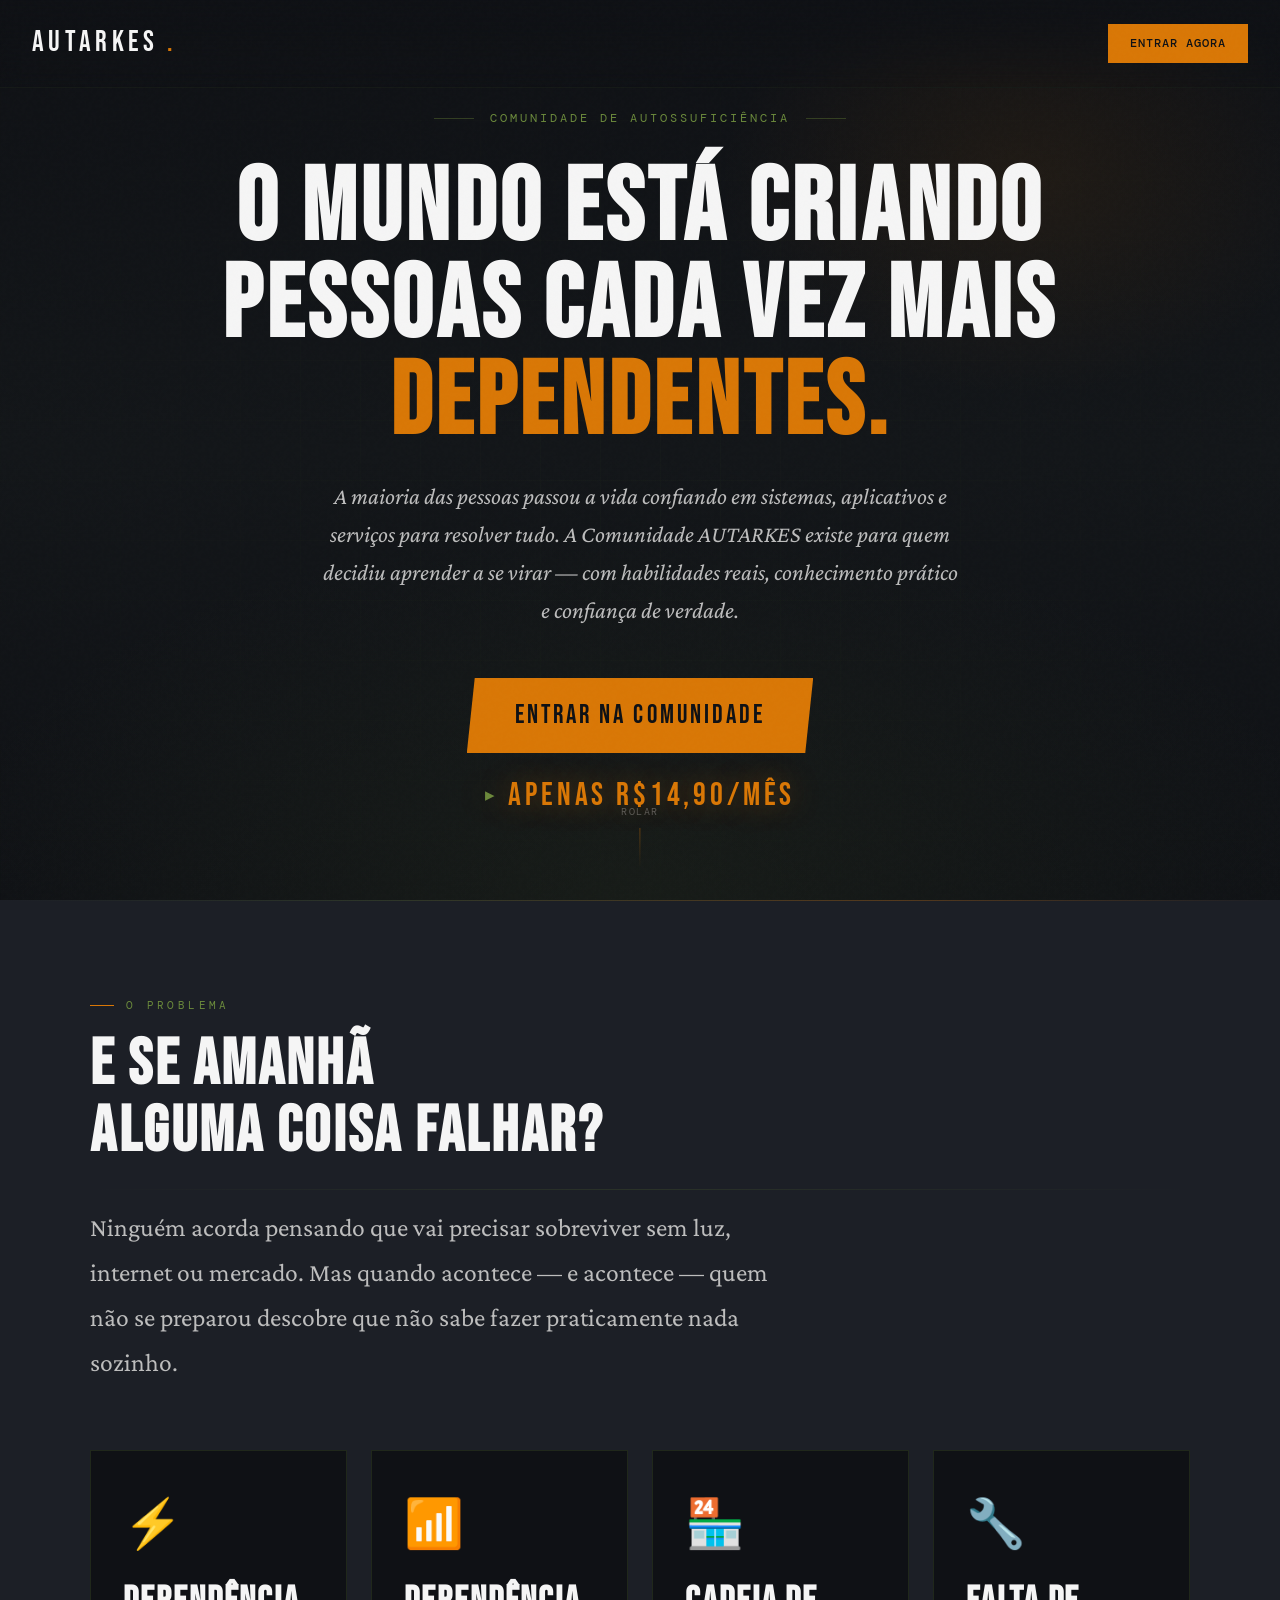
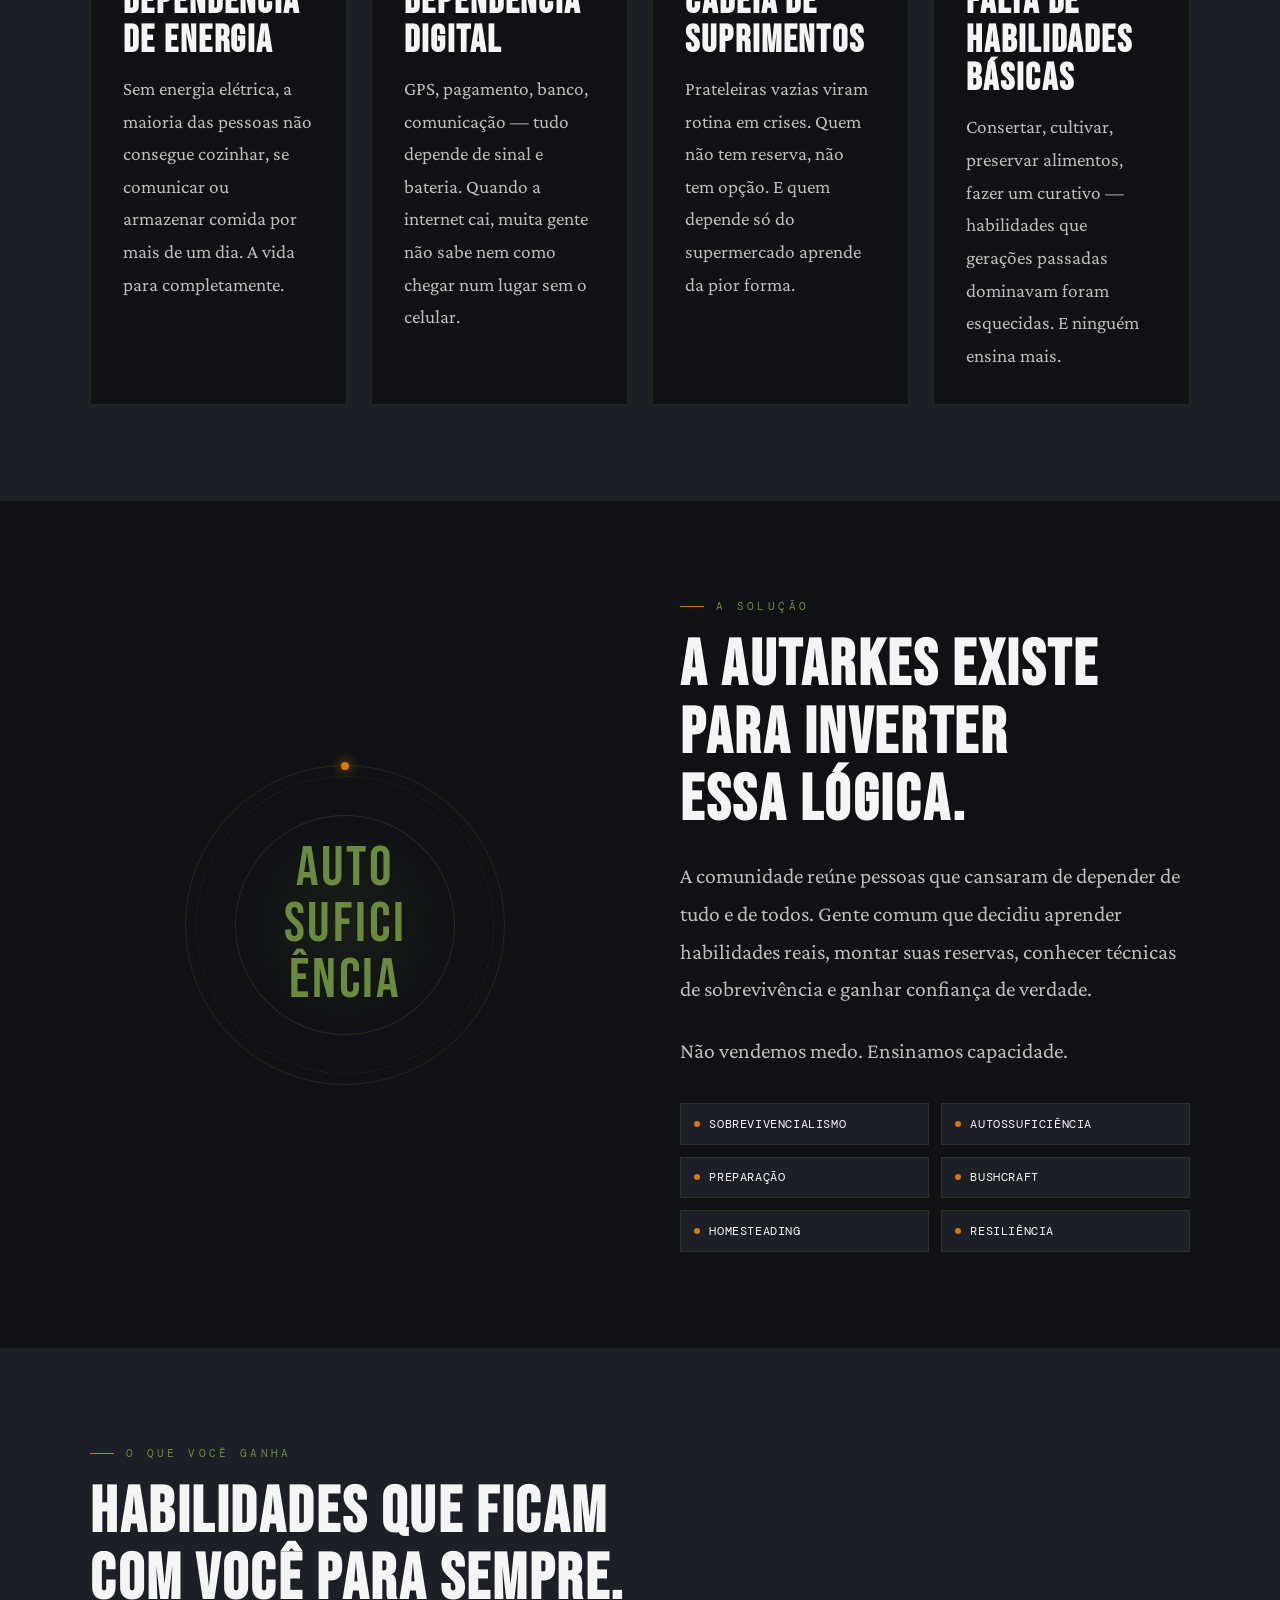
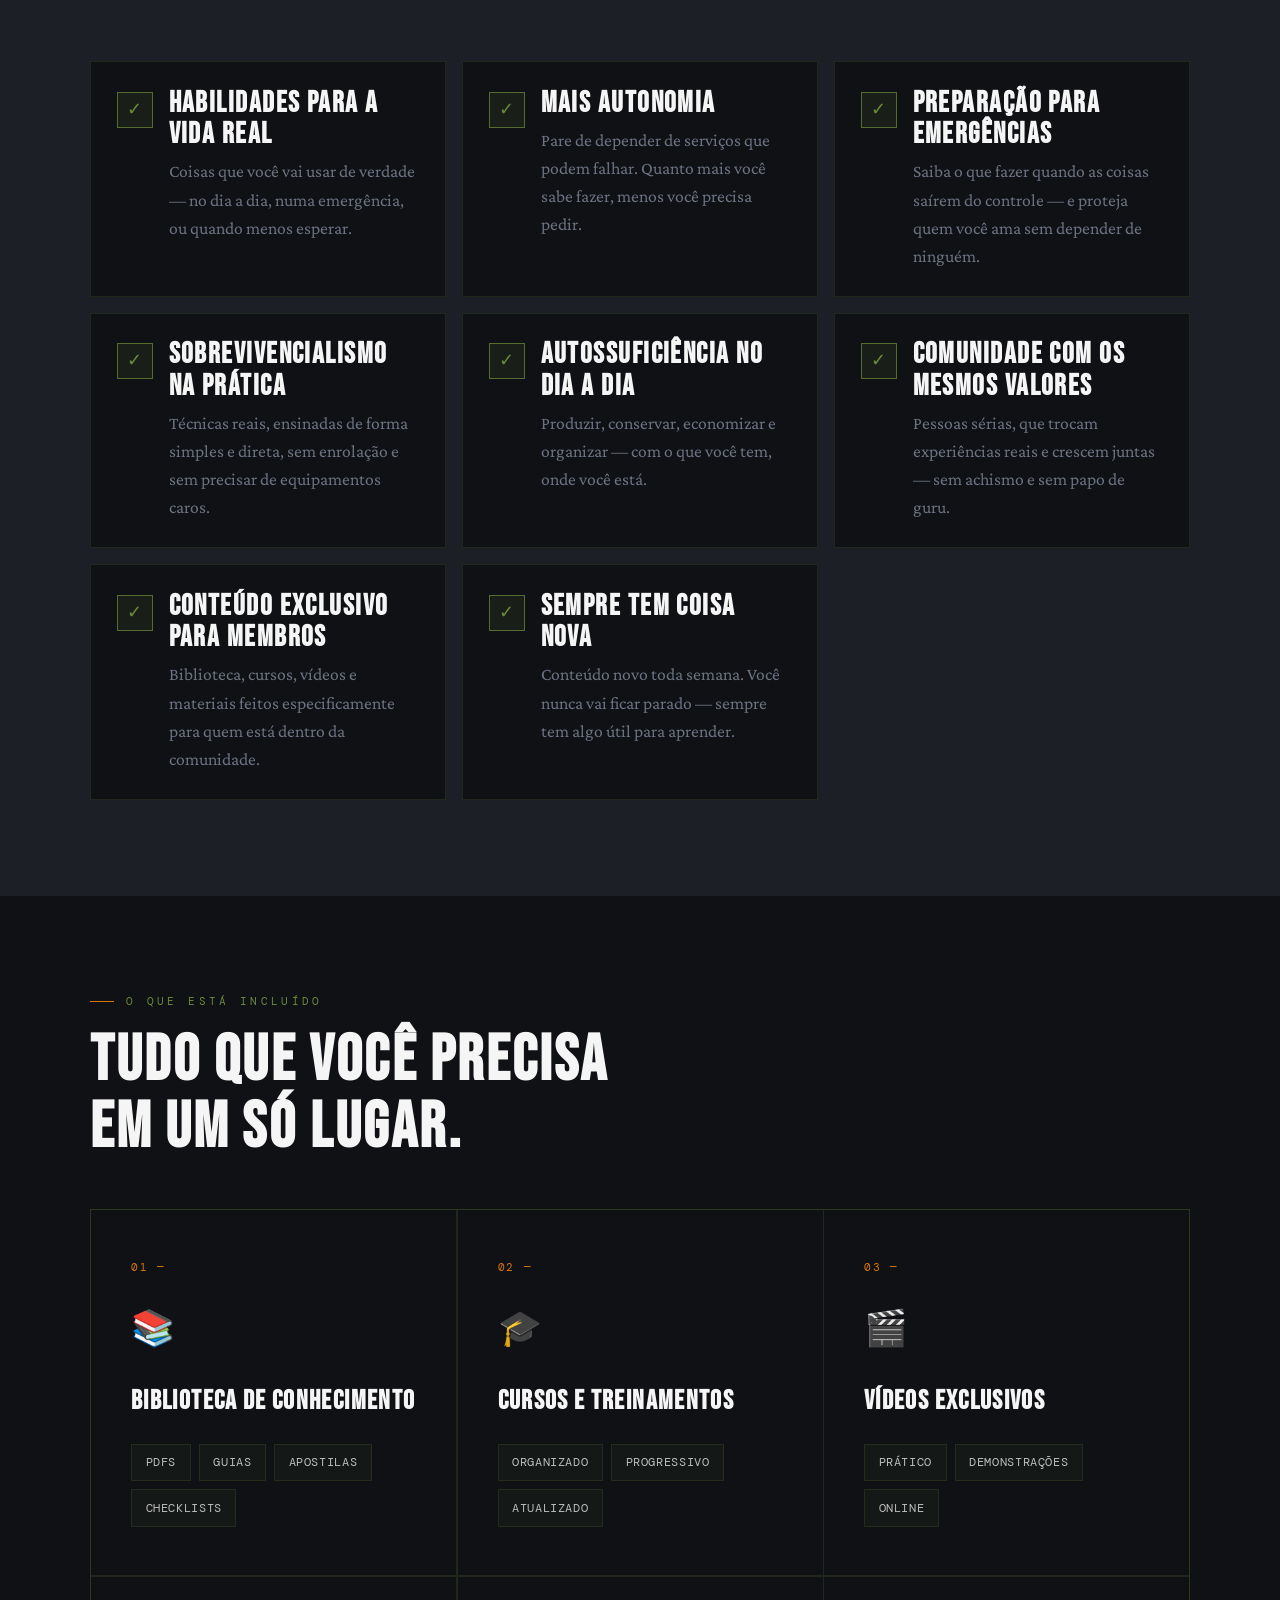
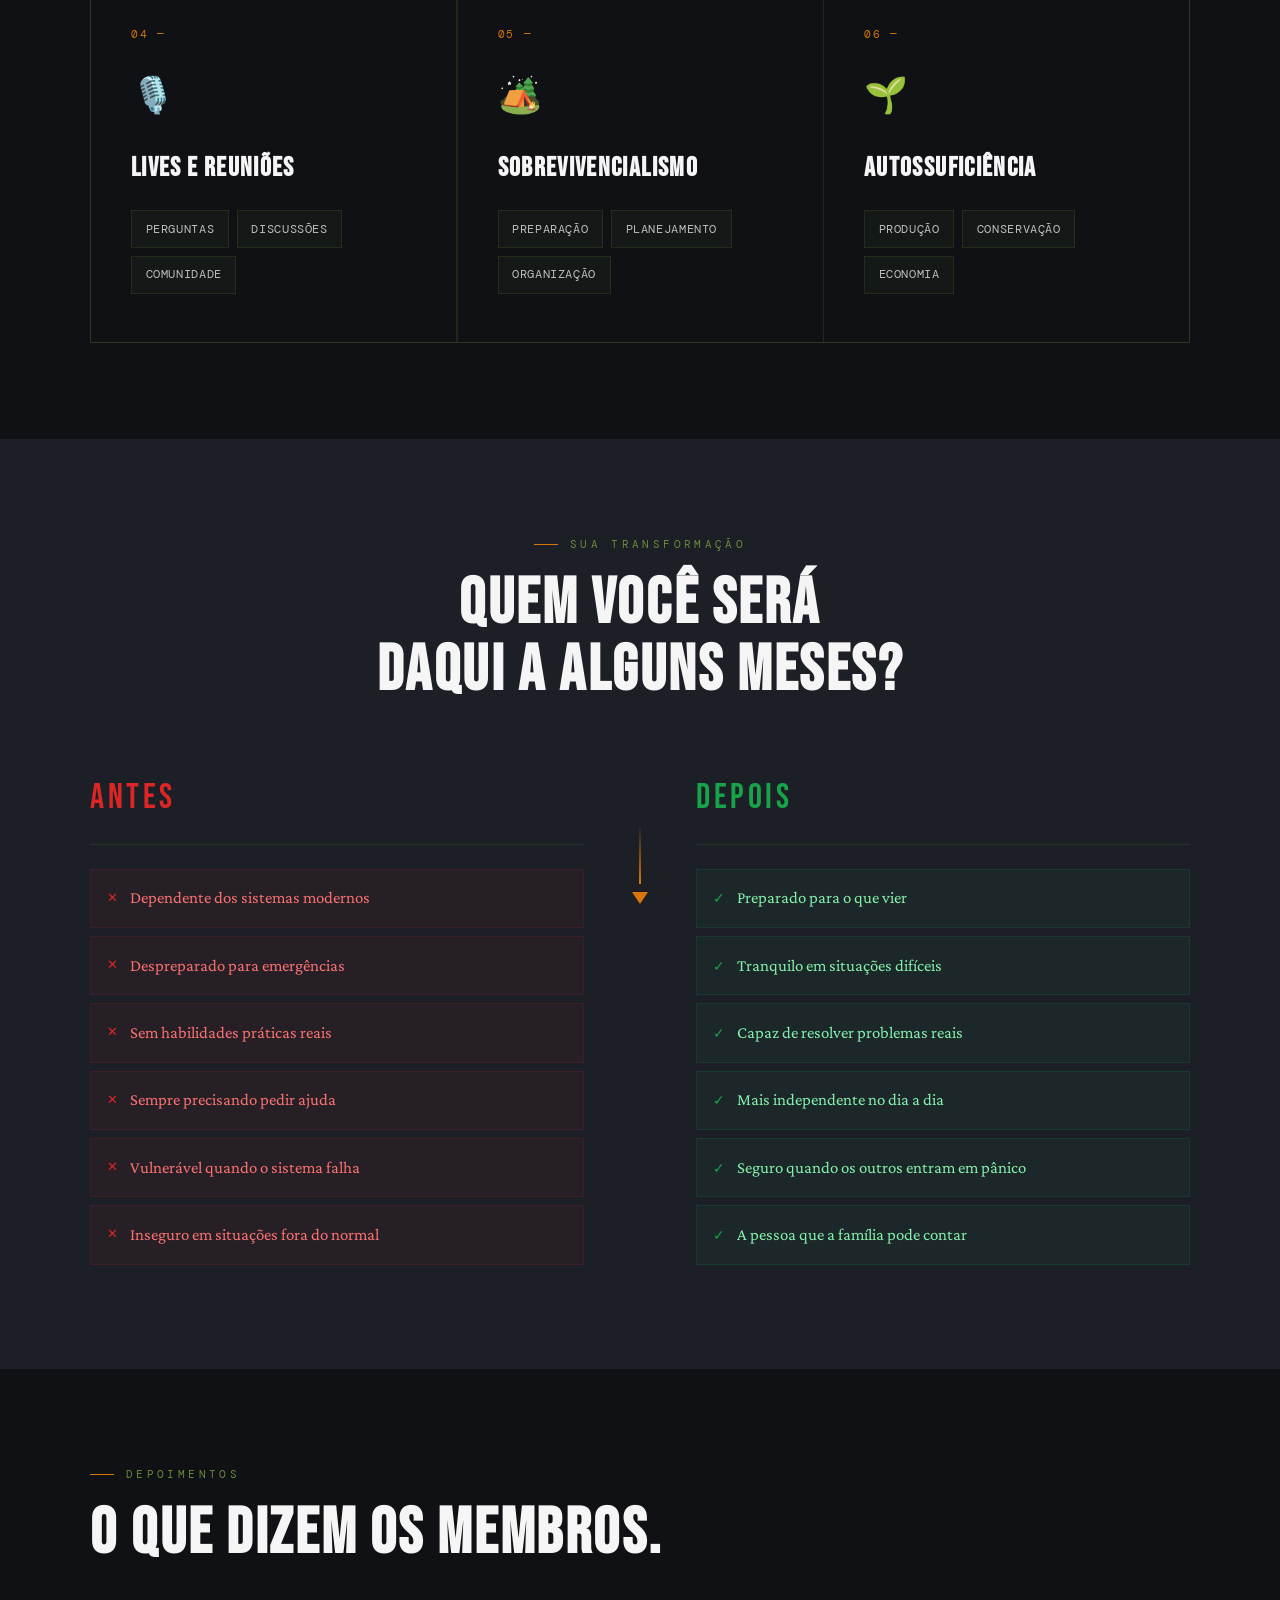
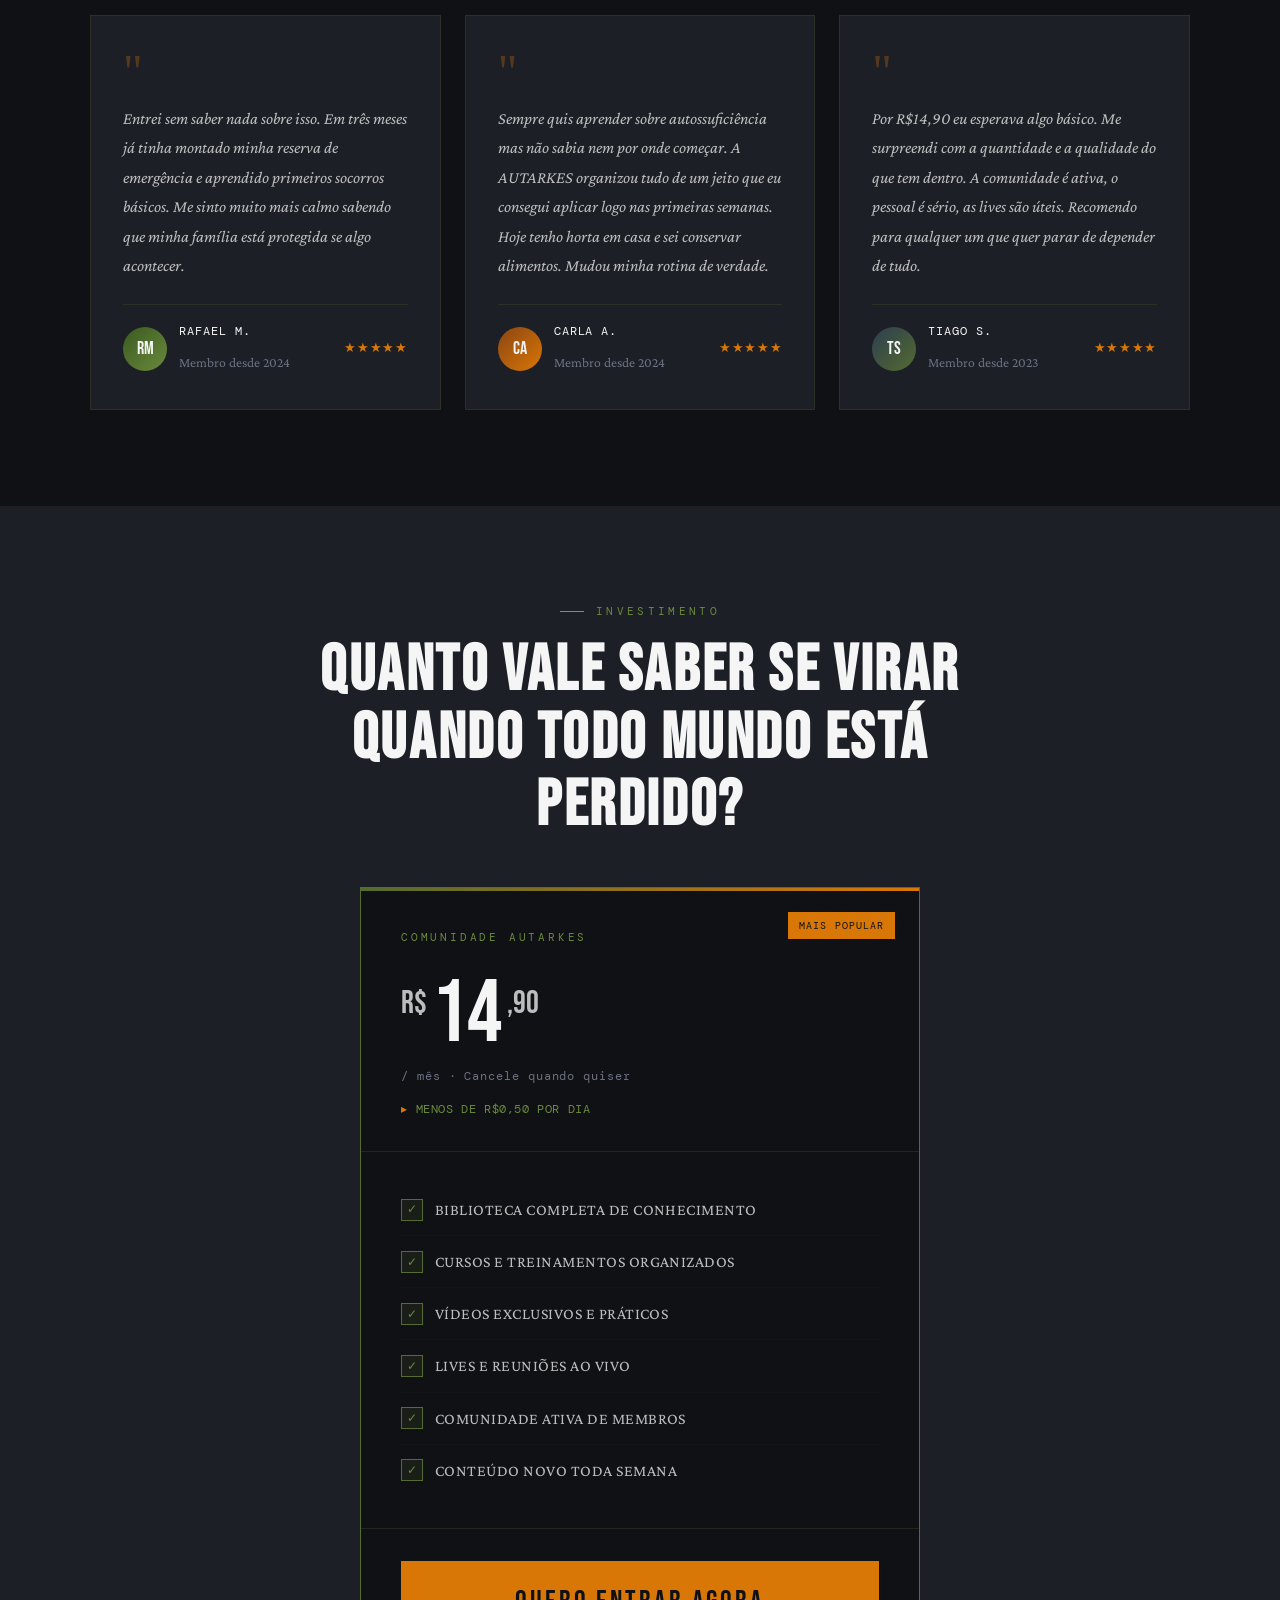
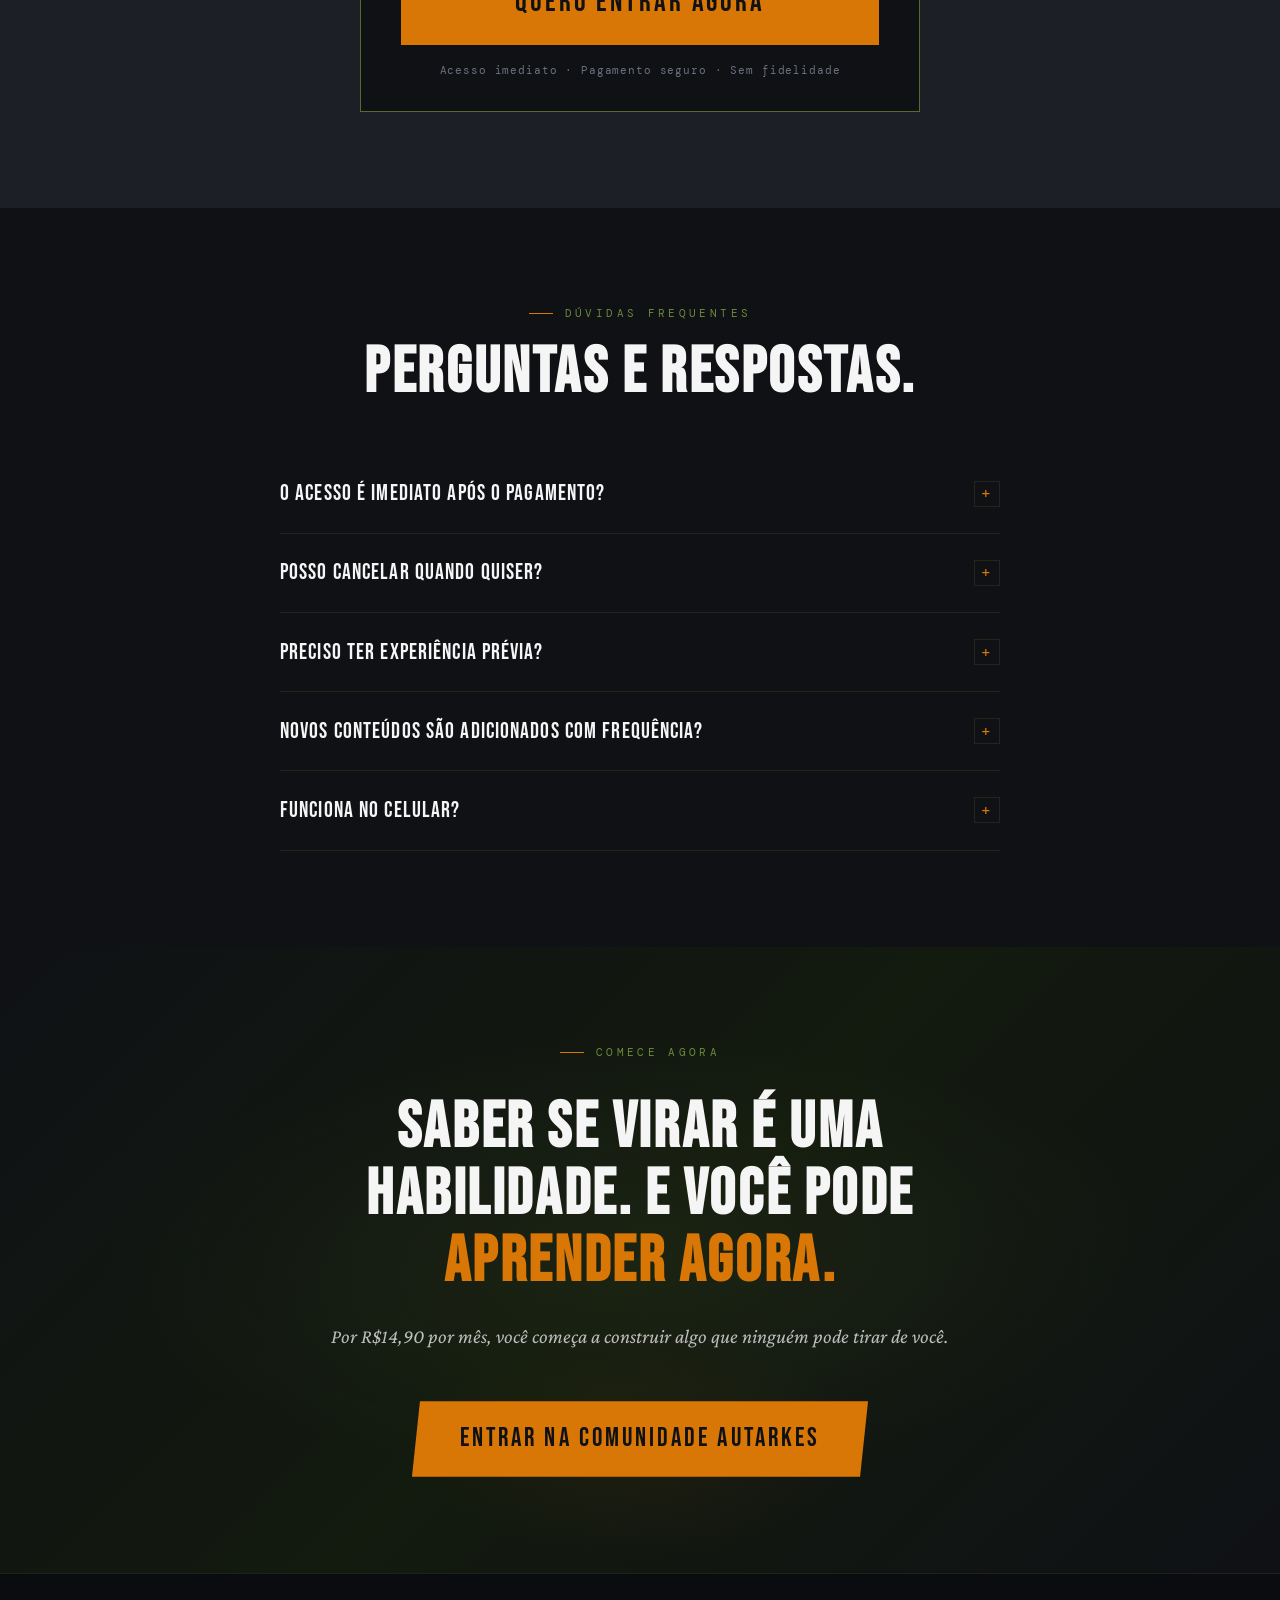
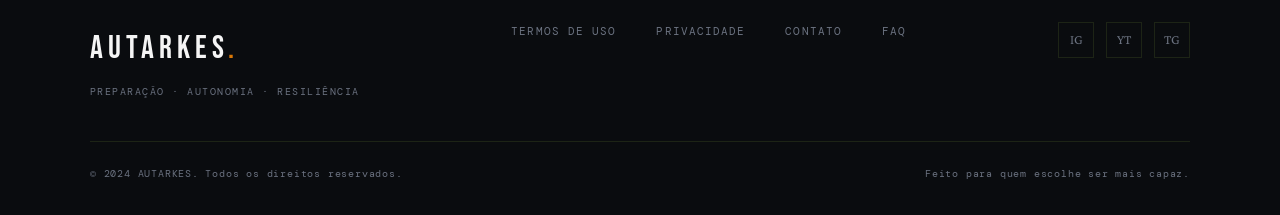
<file: index.html>
<!DOCTYPE html>
<html lang="pt-BR">
<head>
<meta charset="UTF-8">
<meta name="viewport" content="width=device-width, initial-scale=1.0">
<meta name="description" content="Comunidade AUTARKES — Aprenda habilidades reais para se tornar mais preparado, autossuficiente e independente. Por apenas R$14,90/mês.">
<title>AUTARKES — Comunidade de Autossuficiência e Preparação</title>
<link rel="preconnect" href="https://fonts.googleapis.com">
<link href="https://fonts.googleapis.com/css2?family=Bebas+Neue&family=Crimson+Pro:ital,wght@0,300;0,400;0,600;1,300;1,400&family=DM+Mono:wght@400;500&family=Oswald:wght@400;500;600;700&display=swap" rel="stylesheet">
<style>
  *, *::before, *::after { box-sizing: border-box; margin: 0; padding: 0; }

  :root {
    --bg: #0F1115;
    --bg2: #1C1F26;
    --olive: #556B2F;
    --olive-light: #6B8A3C;
    --orange: #D97706;
    --orange-bright: #F59E0B;
    --red: #DC2626;
    --green: #16A34A;
    --text: #F5F5F5;
    --gray: #BDBDBD;
    --muted: #6B7280;
    --border: rgba(85,107,47,0.25);
  }

  html { scroll-behavior: smooth; }

  body {
    background: var(--bg);
    color: var(--text);
    font-family: 'Crimson Pro', Georgia, serif;
    font-size: 20px;
    line-height: 1.7;
    overflow-x: hidden;
    text-transform: uppercase;
  }

  /* Preserve lowercase for elements that shouldn't be ALL CAPS */
  .lowercase, footer, .footer-copy, .faq-answer-inner,
  .testimonial-text, .problem-card p, .solution-text p,
  .benefit-text p, .hero-sub, .price-period, .pricing-note,
  .author-role, .footer-tagline {
    text-transform: none;
  }

  body::before {
    content: '';
    position: fixed;
    inset: 0;
    background-image: url("data:image/svg+xml,%3Csvg viewBox='0 0 256 256' xmlns='http://www.w3.org/2000/svg'%3E%3Cfilter id='noise'%3E%3CfeTurbulence type='fractalNoise' baseFrequency='0.9' numOctaves='4' stitchTiles='stitch'/%3E%3C/filter%3E%3Crect width='100%25' height='100%25' filter='url(%23noise)' opacity='0.03'/%3E%3C/svg%3E");
    pointer-events: none;
    z-index: 9999;
    opacity: 0.4;
  }

  h1, h2, h3, h4, .display { font-family: 'Bebas Neue', sans-serif; letter-spacing: 0.04em; text-transform: uppercase; }
  .mono { font-family: 'DM Mono', monospace; }

  /* NAV */
  nav {
    position: fixed;
    top: 0; left: 0; right: 0;
    z-index: 100;
    padding: 1.2rem 2rem;
    display: flex;
    align-items: center;
    justify-content: space-between;
    background: linear-gradient(to bottom, rgba(15,17,21,0.95) 0%, transparent 100%);
    backdrop-filter: blur(8px);
    border-bottom: 1px solid rgba(85,107,47,0.1);
    transition: background 0.3s;
  }

  .nav-logo {
    font-family: 'Bebas Neue', sans-serif;
    font-size: 1.8rem;
    letter-spacing: 0.15em;
    color: var(--text);
    text-decoration: none;
    display: flex;
    align-items: center;
    gap: 0.5rem;
  }

  .nav-logo-dot { color: var(--orange); }

  .nav-cta {
    background: var(--orange);
    color: #0F1115;
    font-family: 'DM Mono', monospace;
    font-size: 0.75rem;
    font-weight: 500;
    letter-spacing: 0.08em;
    padding: 0.6rem 1.4rem;
    border: none;
    cursor: pointer;
    text-decoration: none;
    text-transform: uppercase;
    transition: background 0.2s, transform 0.2s;
    display: inline-block;
  }

  .nav-cta:hover { background: var(--orange-bright); transform: translateY(-1px); }

  /* HERO */
  .hero {
    min-height: 100vh;
    display: grid;
    place-items: center;
    position: relative;
    overflow: hidden;
    padding: 6rem 2rem 4rem;
  }

  .hero-bg {
    position: absolute;
    inset: 0;
    background:
      radial-gradient(ellipse 80% 60% at 50% 100%, rgba(85,107,47,0.12) 0%, transparent 70%),
      radial-gradient(ellipse 40% 40% at 80% 20%, rgba(217,119,6,0.08) 0%, transparent 60%),
      linear-gradient(180deg, #0F1115 0%, #131619 50%, #0F1115 100%);
  }

  .hero-bg::after {
    content: '';
    position: absolute;
    inset: 0;
    background-image:
      linear-gradient(rgba(85,107,47,0.04) 1px, transparent 1px),
      linear-gradient(90deg, rgba(85,107,47,0.04) 1px, transparent 1px);
    background-size: 60px 60px;
    mask-image: radial-gradient(ellipse 80% 80% at 50% 50%, black 0%, transparent 100%);
  }

  .hero-content {
    position: relative;
    z-index: 1;
    max-width: 900px;
    text-align: center;
  }

  .hero-eyebrow {
    font-family: 'DM Mono', monospace;
    font-size: 0.75rem;
    letter-spacing: 0.25em;
    color: var(--olive-light);
    text-transform: uppercase;
    margin-bottom: 2rem;
    display: flex;
    align-items: center;
    justify-content: center;
    gap: 1rem;
  }

  .hero-eyebrow::before, .hero-eyebrow::after {
    content: '';
    width: 40px;
    height: 1px;
    background: var(--olive);
    opacity: 0.5;
  }

  .hero h1 {
    font-size: clamp(3rem, 8vw, 7.5rem);
    line-height: 0.95;
    margin-bottom: 1.5rem;
    color: var(--text);
  }

  .hero h1 .accent { color: var(--orange); }

  .hero-sub {
    font-size: clamp(1.15rem, 2vw, 1.45rem);
    color: var(--gray);
    max-width: 640px;
    margin: 0 auto 3rem;
    font-weight: 400;
    font-style: italic;
    line-height: 1.65;
    text-transform: none;
  }

  .hero-actions {
    display: flex;
    flex-direction: column;
    align-items: center;
    gap: 1rem;
  }

  .btn-primary {
    background: var(--orange);
    color: #0F1115;
    font-family: 'Bebas Neue', sans-serif;
    font-size: 1.6rem;
    letter-spacing: 0.12em;
    padding: 1rem 3rem;
    border: none;
    cursor: pointer;
    text-decoration: none;
    display: inline-block;
    position: relative;
    transition: all 0.25s;
    clip-path: polygon(8px 0%, 100% 0%, calc(100% - 8px) 100%, 0% 100%);
    text-transform: uppercase;
  }

  .btn-primary::after {
    content: '';
    position: absolute;
    inset: 0;
    background: var(--orange-bright);
    opacity: 0;
    transition: opacity 0.25s;
    clip-path: polygon(8px 0%, 100% 0%, calc(100% - 8px) 100%, 0% 100%);
  }

  .btn-primary:hover { transform: translateY(-3px); box-shadow: 0 20px 40px rgba(217,119,6,0.3); }
  .btn-primary:hover::after { opacity: 1; }
  .btn-primary span { position: relative; z-index: 1; }

  .price-badge {
    font-family: 'Bebas Neue', sans-serif;
    font-size: 2rem;
    color: var(--orange);
    letter-spacing: 0.12em;
    display: flex;
    align-items: center;
    gap: 0.6rem;
    text-transform: uppercase;
    text-shadow: 0 0 30px rgba(217,119,6,0.4);
  }

  .price-badge::before { content: '▸'; color: var(--olive-light); font-size: 1.2rem; }

  /* SCROLL INDICATOR */
  .scroll-indicator {
    position: absolute;
    bottom: 2rem;
    left: 50%;
    transform: translateX(-50%);
    display: flex;
    flex-direction: column;
    align-items: center;
    gap: 0.5rem;
    opacity: 0.4;
    animation: float 2.5s ease-in-out infinite;
  }

  .scroll-indicator span { font-family: 'DM Mono', monospace; font-size: 0.6rem; letter-spacing: 0.15em; color: var(--gray); }
  .scroll-line { width: 1px; height: 40px; background: linear-gradient(to bottom, var(--orange), transparent); }

  @keyframes float { 0%,100% { transform: translateX(-50%) translateY(0); } 50% { transform: translateX(-50%) translateY(8px); } }

  /* SECTIONS COMMON */
  section { padding: 6rem 2rem; }
  .container { max-width: 1100px; margin: 0 auto; }

  .section-label {
    font-family: 'DM Mono', monospace;
    font-size: 0.7rem;
    letter-spacing: 0.3em;
    color: var(--olive-light);
    text-transform: uppercase;
    margin-bottom: 1rem;
    display: flex;
    align-items: center;
    gap: 0.75rem;
  }
  .section-label::before { content: ''; width: 24px; height: 1px; background: var(--orange); }

  .section-title {
    font-size: clamp(2.5rem, 5vw, 4.8rem);
    line-height: 1.05;
    margin-bottom: 1.5rem;
    color: var(--text);
    text-transform: uppercase;
  }

  .divider {
    width: 100%;
    height: 1px;
    background: linear-gradient(to right, transparent, var(--border), transparent);
    margin: 1rem 0;
  }

  /* PROBLEM */
  .problem { background: var(--bg2); position: relative; overflow: hidden; }

  .problem::before {
    content: '';
    position: absolute;
    top: 0; left: 0; right: 0;
    height: 1px;
    background: linear-gradient(to right, transparent, var(--olive) 30%, var(--orange) 70%, transparent);
    opacity: 0.3;
  }

  .problem-intro {
    font-size: clamp(1.2rem, 2.2vw, 1.6rem);
    color: var(--gray);
    max-width: 700px;
    margin-bottom: 4rem;
    font-weight: 400;
    text-transform: none;
    line-height: 1.75;
  }

  .problem-grid {
    display: grid;
    grid-template-columns: repeat(auto-fit, minmax(240px, 1fr));
    gap: 1.5rem;
  }

  .problem-card {
    background: #0F1115;
    border: 1px solid var(--border);
    padding: 2rem;
    position: relative;
    transition: border-color 0.3s, transform 0.3s;
    overflow: hidden;
  }

  .problem-card::before {
    content: '';
    position: absolute;
    top: 0; left: 0;
    width: 3px; height: 0;
    background: var(--orange);
    transition: height 0.4s;
  }

  .problem-card:hover { border-color: rgba(217,119,6,0.3); transform: translateY(-4px); }
  .problem-card:hover::before { height: 100%; }

  .problem-icon { font-size: 3rem; margin-bottom: 1.2rem; display: block; }

  .problem-card h3 {
    font-family: 'Bebas Neue', sans-serif;
    font-size: 2.4rem;
    letter-spacing: 0.05em;
    margin-bottom: 0.8rem;
    color: var(--text);
    line-height: 1;
  }

  .problem-card p { font-size: 1.2rem; color: var(--gray); line-height: 1.7; text-transform: none; font-weight: 400; }

  /* SOLUTION */
  .solution { position: relative; }

  .solution-inner {
    display: grid;
    grid-template-columns: 1fr 1fr;
    gap: 5rem;
    align-items: center;
  }

  .solution-visual {
    position: relative;
    display: flex;
    align-items: center;
    justify-content: center;
  }

  .solution-ring {
    width: 320px;
    height: 320px;
    border-radius: 50%;
    border: 1px solid var(--border);
    display: flex;
    align-items: center;
    justify-content: center;
    position: relative;
    animation: rotate 25s linear infinite;
  }

  .solution-ring::before {
    content: '';
    position: absolute;
    inset: 10px;
    border-radius: 50%;
    border: 1px dashed rgba(85,107,47,0.2);
  }

  .solution-ring-inner {
    width: 220px;
    height: 220px;
    border-radius: 50%;
    background: radial-gradient(circle, rgba(85,107,47,0.15) 0%, transparent 70%);
    border: 1px solid rgba(85,107,47,0.3);
    display: flex;
    align-items: center;
    justify-content: center;
    animation: rotate 25s linear infinite reverse;
    font-family: 'Bebas Neue', sans-serif;
    font-size: 3.5rem;
    letter-spacing: 0.05em;
    color: var(--olive-light);
    text-align: center;
    line-height: 1;
  }

  .solution-dot {
    position: absolute;
    width: 8px; height: 8px;
    background: var(--orange);
    border-radius: 50%;
    top: -4px; left: 50%;
    transform: translateX(-50%);
    box-shadow: 0 0 12px var(--orange);
  }

  @keyframes rotate { from { transform: rotate(0deg); } to { transform: rotate(360deg); } }

  .solution-text .section-title { margin-bottom: 1.5rem; }

  .solution-text p {
    color: var(--gray);
    margin-bottom: 1.5rem;
    font-size: 1.35rem;
    font-weight: 400;
    text-transform: none;
    line-height: 1.75;
  }

  .solution-pillars {
    display: grid;
    grid-template-columns: 1fr 1fr;
    gap: 0.75rem;
    margin-top: 2rem;
  }

  .pillar {
    display: flex;
    align-items: center;
    gap: 0.6rem;
    font-family: 'DM Mono', monospace;
    font-size: 0.75rem;
    letter-spacing: 0.05em;
    color: var(--text);
    padding: 0.6rem 0.8rem;
    background: var(--bg2);
    border: 1px solid var(--border);
    text-transform: uppercase;
  }

  .pillar-dot { width: 6px; height: 6px; background: var(--orange); border-radius: 50%; flex-shrink: 0; }

  /* BENEFITS */
  .benefits { background: var(--bg2); }

  .benefits-grid {
    display: grid;
    grid-template-columns: repeat(auto-fit, minmax(280px, 1fr));
    gap: 1rem;
    margin-top: 3rem;
  }

  .benefit-item {
    display: flex;
    align-items: flex-start;
    gap: 1rem;
    padding: 1.6rem;
    border: 1px solid var(--border);
    background: var(--bg);
    transition: border-color 0.3s, box-shadow 0.3s;
  }

  .benefit-item:hover {
    border-color: var(--olive);
    box-shadow: 0 0 20px rgba(85,107,47,0.1);
  }

  .benefit-check {
    width: 36px; height: 36px;
    background: rgba(85,107,47,0.15);
    border: 1px solid var(--olive);
    display: flex;
    align-items: center;
    justify-content: center;
    flex-shrink: 0;
    color: var(--olive-light);
    font-size: 1.1rem;
    margin-top: 4px;
  }

  .benefit-text h4 {
    font-family: 'Bebas Neue', sans-serif;
    font-size: 1.8rem;
    letter-spacing: 0.05em;
    margin-bottom: 0.4rem;
    color: var(--text);
    line-height: 1.1;
  }

  .benefit-text p { font-size: 1.1rem; color: var(--muted); line-height: 1.6; text-transform: none; }

  /* FEATURES */
  .features-grid {
    display: grid;
    grid-template-columns: repeat(3, 1fr);
    gap: 1.5px;
    background: var(--border);
    border: 1px solid var(--border);
    margin-top: 3rem;
  }

  .feature-card {
    background: var(--bg);
    padding: 3rem 2.5rem;
    position: relative;
    transition: background 0.3s;
    overflow: hidden;
  }

  .feature-card:hover { background: #13161b; }

  .feature-card::after {
    content: '';
    position: absolute;
    bottom: 0; left: 0; right: 0;
    height: 2px;
    background: linear-gradient(to right, var(--olive), var(--orange));
    transform: scaleX(0);
    transition: transform 0.4s;
    transform-origin: left;
  }

  .feature-card:hover::after { transform: scaleX(1); }

  .feature-num {
    font-family: 'DM Mono', monospace;
    font-size: 0.7rem;
    color: var(--orange);
    letter-spacing: 0.15em;
    margin-bottom: 1.4rem;
    text-transform: uppercase;
  }

  .feature-icon { font-size: 2.2rem; margin-bottom: 1.2rem; }

  .feature-card h3 {
    font-family: 'Bebas Neue', sans-serif;
    font-size: 1.7rem;
    letter-spacing: 0.05em;
    margin-bottom: 1.2rem;
    color: var(--text);
  }

  .feature-tags { display: flex; flex-wrap: wrap; gap: 0.5rem; }

  /* TAGS — bigger for checklist items */
  .tag {
    font-family: 'DM Mono', monospace;
    font-size: 0.78rem;
    letter-spacing: 0.05em;
    padding: 0.45rem 0.85rem;
    background: rgba(85,107,47,0.08);
    border: 1px solid rgba(85,107,47,0.25);
    color: var(--gray);
    text-transform: uppercase;
  }

  /* TRANSFORMATION */
  .transformation { background: var(--bg2); position: relative; }

  .transform-grid {
    display: grid;
    grid-template-columns: 1fr auto 1fr;
    gap: 3rem;
    align-items: start;
    margin-top: 4rem;
  }

  .transform-col-label {
    font-family: 'Bebas Neue', sans-serif;
    font-size: 2.2rem;
    letter-spacing: 0.1em;
    margin-bottom: 1.5rem;
    padding-bottom: 1rem;
    border-bottom: 1px solid var(--border);
    text-transform: uppercase;
  }

  /* ANTES = vermelho, DEPOIS = verde */
  .before-label { color: var(--red); }
  .after-label { color: var(--green); }

  .transform-list { list-style: none; }

  .transform-list li {
    display: flex;
    align-items: center;
    gap: 0.75rem;
    padding: 0.9rem 1rem;
    margin-bottom: 0.5rem;
    font-size: 1.05rem;
    transition: background 0.2s;
    text-transform: none;
  }

  .before-list li { color: #F87171; background: rgba(220,38,38,0.05); border: 1px solid rgba(220,38,38,0.12); }
  .before-list li::before { content: '✕'; color: var(--red); font-size: 0.8rem; flex-shrink: 0; }

  .after-list li { color: #86EFAC; background: rgba(22,163,74,0.06); border: 1px solid rgba(22,163,74,0.15); }
  .after-list li::before { content: '✓'; color: var(--green); font-size: 0.9rem; flex-shrink: 0; }

  .transform-arrow {
    display: flex;
    flex-direction: column;
    align-items: center;
    justify-content: center;
    gap: 0.5rem;
    padding-top: 3.5rem;
  }

  .arrow-shaft {
    width: 2px; height: 60px;
    background: linear-gradient(to bottom, transparent, var(--orange));
  }

  .arrow-head {
    width: 0; height: 0;
    border-left: 8px solid transparent;
    border-right: 8px solid transparent;
    border-top: 12px solid var(--orange);
  }

  /* TESTIMONIALS */
  .testimonials-grid {
    display: grid;
    grid-template-columns: repeat(3, 1fr);
    gap: 1.5rem;
    margin-top: 3rem;
  }

  .testimonial {
    background: var(--bg2);
    border: 1px solid var(--border);
    padding: 2rem;
    transition: transform 0.3s, box-shadow 0.3s;
  }

  .testimonial:hover { transform: translateY(-5px); box-shadow: 0 20px 40px rgba(0,0,0,0.3); }

  .testimonial-quote {
    font-size: 3rem;
    line-height: 1;
    color: var(--orange);
    opacity: 0.3;
    font-family: Georgia, serif;
    margin-bottom: 0.5rem;
  }

  .testimonial-text {
    font-size: 1.05rem;
    color: var(--gray);
    line-height: 1.75;
    font-style: italic;
    margin-bottom: 1.5rem;
    font-weight: 400;
    text-transform: none;
  }

  .testimonial-author {
    display: flex;
    align-items: center;
    gap: 0.75rem;
    border-top: 1px solid var(--border);
    padding-top: 1rem;
  }

  .avatar {
    width: 44px; height: 44px;
    border-radius: 50%;
    display: flex;
    align-items: center;
    justify-content: center;
    font-family: 'Bebas Neue', sans-serif;
    font-size: 1.1rem;
    flex-shrink: 0;
  }

  .avatar-1 { background: linear-gradient(135deg, #3A5A20, #6B8A3C); color: #F5F5F5; }
  .avatar-2 { background: linear-gradient(135deg, #8B4513, #D97706); color: #F5F5F5; }
  .avatar-3 { background: linear-gradient(135deg, #2C3E50, #556B2F); color: #F5F5F5; }

  .author-name {
    font-family: 'DM Mono', monospace;
    font-size: 0.75rem;
    letter-spacing: 0.08em;
    color: var(--text);
    display: block;
    margin-bottom: 0.1rem;
    text-transform: uppercase;
  }

  .author-role { font-size: 0.85rem; color: var(--muted); text-transform: none; }

  .stars { margin-left: auto; color: var(--orange); font-size: 0.8rem; letter-spacing: 0.05em; }

  /* PRICING */
  .pricing { background: var(--bg2); }

  .pricing-wrapper { max-width: 560px; margin: 3rem auto 0; }

  .pricing-card {
    background: var(--bg);
    border: 1px solid var(--olive);
    position: relative;
    overflow: hidden;
    animation: glow-pulse 3s ease-in-out infinite;
  }

  .pricing-card::before {
    content: '';
    position: absolute;
    top: 0; left: 0; right: 0;
    height: 3px;
    background: linear-gradient(to right, var(--olive), var(--orange));
  }

  .pricing-badge {
    position: absolute;
    top: 1.5rem; right: 1.5rem;
    background: var(--orange);
    color: #0F1115;
    font-family: 'DM Mono', monospace;
    font-size: 0.65rem;
    letter-spacing: 0.1em;
    padding: 0.3rem 0.7rem;
    text-transform: uppercase;
  }

  .pricing-header {
    padding: 2.5rem 2.5rem 2rem;
    border-bottom: 1px solid var(--border);
  }

  .plan-name {
    font-family: 'DM Mono', monospace;
    font-size: 0.7rem;
    letter-spacing: 0.25em;
    color: var(--olive-light);
    text-transform: uppercase;
    margin-bottom: 1.5rem;
  }

  .price-main {
    display: flex;
    align-items: flex-start;
    gap: 0.3rem;
    margin-bottom: 0.5rem;
  }

  .price-currency { font-family: 'Bebas Neue', sans-serif; font-size: 2rem; color: var(--gray); margin-top: 0.4rem; }
  .price-value { font-family: 'Bebas Neue', sans-serif; font-size: 5.5rem; line-height: 1; color: var(--text); }
  .price-decimal { font-family: 'Bebas Neue', sans-serif; font-size: 2rem; color: var(--gray); margin-top: 0.4rem; }

  .price-period { font-family: 'DM Mono', monospace; font-size: 0.72rem; color: var(--muted); letter-spacing: 0.08em; text-transform: none; }

  .price-highlight {
    font-family: 'DM Mono', monospace;
    font-size: 0.75rem;
    color: var(--olive-light);
    letter-spacing: 0.05em;
    margin-top: 0.75rem;
    display: flex;
    align-items: center;
    gap: 0.5rem;
    text-transform: uppercase;
  }

  .price-highlight::before { content: '▸'; color: var(--orange); }

  .pricing-features {
    padding: 2rem 2.5rem;
    border-bottom: 1px solid var(--border);
  }

  .pricing-feature {
    display: flex;
    align-items: center;
    gap: 0.75rem;
    padding: 0.75rem 0;
    font-size: 1rem;
    color: var(--gray);
    border-bottom: 1px solid rgba(85,107,47,0.06);
    text-transform: uppercase;
    letter-spacing: 0.03em;
  }

  .pricing-feature:last-child { border-bottom: none; }

  .check-icon {
    width: 22px; height: 22px;
    background: rgba(85,107,47,0.15);
    border: 1px solid var(--olive);
    display: flex;
    align-items: center;
    justify-content: center;
    font-size: 0.75rem;
    color: var(--olive-light);
    flex-shrink: 0;
  }

  .pricing-cta { padding: 2rem 2.5rem; }

  .btn-pricing {
    width: 100%;
    background: var(--orange);
    color: #0F1115;
    font-family: 'Bebas Neue', sans-serif;
    font-size: 1.8rem;
    letter-spacing: 0.1em;
    padding: 1.1rem;
    border: none;
    cursor: pointer;
    text-decoration: none;
    display: block;
    text-align: center;
    transition: all 0.25s;
    position: relative;
    overflow: hidden;
    text-transform: uppercase;
  }

  .btn-pricing::before {
    content: '';
    position: absolute;
    inset: 0;
    background: var(--orange-bright);
    transform: scaleX(0);
    transform-origin: left;
    transition: transform 0.3s;
  }

  .btn-pricing:hover::before { transform: scaleX(1); }
  .btn-pricing:hover { box-shadow: 0 10px 30px rgba(217,119,6,0.4); transform: translateY(-2px); }
  .btn-pricing span { position: relative; z-index: 1; }

  .pricing-note {
    text-align: center;
    font-family: 'DM Mono', monospace;
    font-size: 0.67rem;
    color: var(--muted);
    letter-spacing: 0.08em;
    margin-top: 1rem;
    text-transform: none;
  }

  /* FAQ */
  .faq-list {
    margin-top: 3rem;
    max-width: 720px;
    margin-left: auto;
    margin-right: auto;
  }

  .faq-item { border-bottom: 1px solid var(--border); overflow: hidden; }

  .faq-question {
    width: 100%;
    background: none;
    border: none;
    color: var(--text);
    text-align: left;
    padding: 1.6rem 0;
    cursor: pointer;
    display: flex;
    align-items: center;
    justify-content: space-between;
    gap: 1rem;
    font-family: 'Bebas Neue', sans-serif;
    font-size: 1.4rem;
    letter-spacing: 0.05em;
    text-transform: uppercase;
    transition: color 0.2s;
  }

  .faq-question:hover { color: var(--orange); }

  .faq-toggle {
    width: 26px; height: 26px;
    border: 1px solid var(--border);
    display: flex;
    align-items: center;
    justify-content: center;
    flex-shrink: 0;
    font-family: 'DM Mono', monospace;
    font-size: 1rem;
    color: var(--orange);
    transition: all 0.3s;
  }

  .faq-item.open .faq-toggle { background: var(--orange); color: #0F1115; }

  .faq-answer { max-height: 0; overflow: hidden; transition: max-height 0.4s ease; }
  .faq-item.open .faq-answer { max-height: 300px; }

  .faq-answer-inner {
    padding-bottom: 1.5rem;
    color: var(--gray);
    font-size: 1.05rem;
    line-height: 1.75;
    font-weight: 400;
    text-transform: none;
  }

  /* FINAL CTA */
  .final-cta {
    background: linear-gradient(135deg, #0F1115 0%, #131a0e 50%, #0F1115 100%);
    text-align: center;
    position: relative;
    overflow: hidden;
  }

  .final-cta::before {
    content: '';
    position: absolute;
    inset: 0;
    background:
      radial-gradient(ellipse 60% 50% at 50% 50%, rgba(85,107,47,0.12) 0%, transparent 70%),
      radial-gradient(ellipse 30% 30% at 50% 80%, rgba(217,119,6,0.06) 0%, transparent 60%);
  }

  .final-cta-content { position: relative; z-index: 1; max-width: 740px; margin: 0 auto; }

  .final-cta h2 {
    font-size: clamp(2.5rem, 5vw, 4.8rem);
    line-height: 1.05;
    margin-bottom: 1.5rem;
    color: var(--text);
  }

  .final-cta h2 .accent { color: var(--orange); }

  .final-cta p {
    font-size: 1.25rem;
    color: var(--gray);
    margin-bottom: 3rem;
    font-style: italic;
    font-weight: 400;
    text-transform: none;
  }

  /* FOOTER */
  footer {
    background: #0A0C0F;
    padding: 3rem 2rem 2rem;
    border-top: 1px solid var(--border);
    text-transform: none;
  }

  .footer-inner { max-width: 1100px; margin: 0 auto; }

  .footer-top {
    display: flex;
    justify-content: space-between;
    align-items: flex-start;
    margin-bottom: 2.5rem;
    gap: 2rem;
    flex-wrap: wrap;
  }

  .footer-logo {
    font-family: 'Bebas Neue', sans-serif;
    font-size: 2rem;
    letter-spacing: 0.15em;
    color: var(--text);
    margin-bottom: 0.5rem;
    text-transform: uppercase;
  }

  .footer-logo span { color: var(--orange); }

  .footer-tagline {
    font-family: 'DM Mono', monospace;
    font-size: 0.62rem;
    letter-spacing: 0.15em;
    color: var(--muted);
    text-transform: uppercase;
  }

  .footer-links { display: flex; gap: 2.5rem; flex-wrap: wrap; }

  .footer-link {
    font-family: 'DM Mono', monospace;
    font-size: 0.68rem;
    letter-spacing: 0.1em;
    color: var(--muted);
    text-decoration: none;
    text-transform: uppercase;
    transition: color 0.2s;
  }

  .footer-link:hover { color: var(--orange); }

  .footer-social { display: flex; gap: 0.75rem; }

  .social-btn {
    width: 36px; height: 36px;
    border: 1px solid var(--border);
    display: flex;
    align-items: center;
    justify-content: center;
    color: var(--muted);
    font-size: 0.85rem;
    text-decoration: none;
    transition: all 0.2s;
    text-transform: uppercase;
  }

  .social-btn:hover { border-color: var(--orange); color: var(--orange); }

  .footer-bottom {
    padding-top: 1.5rem;
    border-top: 1px solid var(--border);
    display: flex;
    justify-content: space-between;
    align-items: center;
    gap: 1rem;
    flex-wrap: wrap;
  }

  .footer-copy {
    font-family: 'DM Mono', monospace;
    font-size: 0.62rem;
    letter-spacing: 0.08em;
    color: var(--muted);
    text-transform: none;
  }

  /* ANIMATIONS */
  .reveal {
    opacity: 0;
    transform: translateY(30px);
    transition: opacity 0.7s ease, transform 0.7s ease;
  }

  .reveal.visible { opacity: 1; transform: translateY(0); }

  @keyframes glow-pulse {
    0%, 100% { box-shadow: 0 0 20px rgba(217,119,6,0.2); }
    50% { box-shadow: 0 0 40px rgba(217,119,6,0.4); }
  }

  /* RESPONSIVE */
  @media (max-width: 768px) {
    section { padding: 4rem 1.25rem; }
    .solution-inner { grid-template-columns: 1fr; gap: 3rem; }
    .solution-visual { display: none; }
    .features-grid { grid-template-columns: 1fr; }
    .transform-grid { grid-template-columns: 1fr; gap: 2rem; }
    .transform-arrow { flex-direction: row; padding-top: 0; }
    .arrow-shaft { width: 60px; height: 2px; background: linear-gradient(to right, transparent, var(--orange)); }
    .arrow-head { border-left: 12px solid var(--orange); border-top: 8px solid transparent; border-bottom: 8px solid transparent; border-right: none; }
    .testimonials-grid { grid-template-columns: 1fr; }
    .footer-top { flex-direction: column; }
    .footer-links { flex-direction: column; gap: 1rem; }
    .solution-pillars { grid-template-columns: 1fr; }
  }
</style>
</head>
<body>

<!-- NAV -->
<nav>
  <a href="#" class="nav-logo">AUTARKES<span class="nav-logo-dot">.</span></a>
  <a href="https://botgram.club/autarkes-premium" class="nav-cta" target="_blank" rel="noopener">Entrar Agora</a>
</nav>

<!-- HERO -->
<section class="hero">
  <div class="hero-bg"></div>
  <div class="hero-content">
    <div class="hero-eyebrow">Comunidade de Autossuficiência</div>
    <h1>O mundo está criando<br>pessoas cada vez mais<br><span class="accent">dependentes.</span></h1>
    <p class="hero-sub">A maioria das pessoas passou a vida confiando em sistemas, aplicativos e serviços para resolver tudo. A Comunidade AUTARKES existe para quem decidiu aprender a se virar — com habilidades reais, conhecimento prático e confiança de verdade.</p>
    <div class="hero-actions">
      <a href="https://botgram.club/autarkes-premium" class="btn-primary" target="_blank" rel="noopener"><span>Entrar na Comunidade</span></a>
      <div class="price-badge">Apenas R$14,90/mês</div>
    </div>
  </div>
  <div class="scroll-indicator">
    <span>Rolar</span>
    <div class="scroll-line"></div>
  </div>
</section>

<!-- PROBLEM -->
<section class="problem">
  <div class="container">
    <div class="section-label">O Problema</div>
    <h2 class="section-title reveal">E se amanhã<br>alguma coisa falhar?</h2>
    <div class="divider"></div>
    <p class="problem-intro reveal">Ninguém acorda pensando que vai precisar sobreviver sem luz, internet ou mercado. Mas quando acontece — e acontece — quem não se preparou descobre que não sabe fazer praticamente nada sozinho.</p>
    <div class="problem-grid">
      <div class="problem-card reveal">
        <span class="problem-icon">⚡</span>
        <h3>Dependência de Energia</h3>
        <p>Sem energia elétrica, a maioria das pessoas não consegue cozinhar, se comunicar ou armazenar comida por mais de um dia. A vida para completamente.</p>
      </div>
      <div class="problem-card reveal">
        <span class="problem-icon">📶</span>
        <h3>Dependência Digital</h3>
        <p>GPS, pagamento, banco, comunicação — tudo depende de sinal e bateria. Quando a internet cai, muita gente não sabe nem como chegar num lugar sem o celular.</p>
      </div>
      <div class="problem-card reveal">
        <span class="problem-icon">🏪</span>
        <h3>Cadeia de Suprimentos</h3>
        <p>Prateleiras vazias viram rotina em crises. Quem não tem reserva, não tem opção. E quem depende só do supermercado aprende da pior forma.</p>
      </div>
      <div class="problem-card reveal">
        <span class="problem-icon">🔧</span>
        <h3>Falta de Habilidades Básicas</h3>
        <p>Consertar, cultivar, preservar alimentos, fazer um curativo — habilidades que gerações passadas dominavam foram esquecidas. E ninguém ensina mais.</p>
      </div>
    </div>
  </div>
</section>

<!-- SOLUTION -->
<section class="solution">
  <div class="container">
    <div class="solution-inner">
      <div class="solution-visual">
        <div class="solution-ring">
          <div class="solution-dot"></div>
          <div class="solution-ring-inner">AUTO<br>SUFICI<br>ÊNCIA</div>
        </div>
      </div>
      <div class="solution-text">
        <div class="section-label">A Solução</div>
        <h2 class="section-title reveal">A AUTARKES existe<br>para inverter<br>essa lógica.</h2>
        <p class="reveal">A comunidade reúne pessoas que cansaram de depender de tudo e de todos. Gente comum que decidiu aprender habilidades reais, montar suas reservas, conhecer técnicas de sobrevivência e ganhar confiança de verdade.</p>
        <p class="reveal">Não vendemos medo. Ensinamos capacidade.</p>
        <div class="solution-pillars reveal">
          <div class="pillar"><div class="pillar-dot"></div>Sobrevivencialismo</div>
          <div class="pillar"><div class="pillar-dot"></div>Autossuficiência</div>
          <div class="pillar"><div class="pillar-dot"></div>Preparação</div>
          <div class="pillar"><div class="pillar-dot"></div>Bushcraft</div>
          <div class="pillar"><div class="pillar-dot"></div>Homesteading</div>
          <div class="pillar"><div class="pillar-dot"></div>Resiliência</div>
        </div>
      </div>
    </div>
  </div>
</section>

<!-- BENEFITS -->
<section class="benefits">
  <div class="container">
    <div class="section-label">O Que Você Ganha</div>
    <h2 class="section-title reveal">Habilidades que ficam<br>com você para sempre.</h2>
    <div class="benefits-grid">
      <div class="benefit-item reveal">
        <div class="benefit-check">✓</div>
        <div class="benefit-text">
          <h4>Habilidades para a Vida Real</h4>
          <p>Coisas que você vai usar de verdade — no dia a dia, numa emergência, ou quando menos esperar.</p>
        </div>
      </div>
      <div class="benefit-item reveal">
        <div class="benefit-check">✓</div>
        <div class="benefit-text">
          <h4>Mais Autonomia</h4>
          <p>Pare de depender de serviços que podem falhar. Quanto mais você sabe fazer, menos você precisa pedir.</p>
        </div>
      </div>
      <div class="benefit-item reveal">
        <div class="benefit-check">✓</div>
        <div class="benefit-text">
          <h4>Preparação para Emergências</h4>
          <p>Saiba o que fazer quando as coisas saírem do controle — e proteja quem você ama sem depender de ninguém.</p>
        </div>
      </div>
      <div class="benefit-item reveal">
        <div class="benefit-check">✓</div>
        <div class="benefit-text">
          <h4>Sobrevivencialismo na Prática</h4>
          <p>Técnicas reais, ensinadas de forma simples e direta, sem enrolação e sem precisar de equipamentos caros.</p>
        </div>
      </div>
      <div class="benefit-item reveal">
        <div class="benefit-check">✓</div>
        <div class="benefit-text">
          <h4>Autossuficiência no Dia a Dia</h4>
          <p>Produzir, conservar, economizar e organizar — com o que você tem, onde você está.</p>
        </div>
      </div>
      <div class="benefit-item reveal">
        <div class="benefit-check">✓</div>
        <div class="benefit-text">
          <h4>Comunidade com os Mesmos Valores</h4>
          <p>Pessoas sérias, que trocam experiências reais e crescem juntas — sem achismo e sem papo de guru.</p>
        </div>
      </div>
      <div class="benefit-item reveal">
        <div class="benefit-check">✓</div>
        <div class="benefit-text">
          <h4>Conteúdo Exclusivo para Membros</h4>
          <p>Biblioteca, cursos, vídeos e materiais feitos especificamente para quem está dentro da comunidade.</p>
        </div>
      </div>
      <div class="benefit-item reveal">
        <div class="benefit-check">✓</div>
        <div class="benefit-text">
          <h4>Sempre Tem Coisa Nova</h4>
          <p>Conteúdo novo toda semana. Você nunca vai ficar parado — sempre tem algo útil para aprender.</p>
        </div>
      </div>
    </div>
  </div>
</section>

<!-- FEATURES -->
<section class="features">
  <div class="container">
    <div class="section-label">O Que Está Incluído</div>
    <h2 class="section-title reveal">Tudo que você precisa<br>em um só lugar.</h2>
    <div class="features-grid reveal">
      <div class="feature-card">
        <div class="feature-num">01 —</div>
        <div class="feature-icon">📚</div>
        <h3>Biblioteca de Conhecimento</h3>
        <div class="feature-tags">
          <span class="tag">PDFs</span>
          <span class="tag">Guias</span>
          <span class="tag">Apostilas</span>
          <span class="tag">Checklists</span>
        </div>
      </div>
      <div class="feature-card">
        <div class="feature-num">02 —</div>
        <div class="feature-icon">🎓</div>
        <h3>Cursos e Treinamentos</h3>
        <div class="feature-tags">
          <span class="tag">Organizado</span>
          <span class="tag">Progressivo</span>
          <span class="tag">Atualizado</span>
        </div>
      </div>
      <div class="feature-card">
        <div class="feature-num">03 —</div>
        <div class="feature-icon">🎬</div>
        <h3>Vídeos Exclusivos</h3>
        <div class="feature-tags">
          <span class="tag">Prático</span>
          <span class="tag">Demonstrações</span>
          <span class="tag">Online</span>
        </div>
      </div>
      <div class="feature-card">
        <div class="feature-num">04 —</div>
        <div class="feature-icon">🎙️</div>
        <h3>Lives e Reuniões</h3>
        <div class="feature-tags">
          <span class="tag">Perguntas</span>
          <span class="tag">Discussões</span>
          <span class="tag">Comunidade</span>
        </div>
      </div>
      <div class="feature-card">
        <div class="feature-num">05 —</div>
        <div class="feature-icon">🏕️</div>
        <h3>Sobrevivencialismo</h3>
        <div class="feature-tags">
          <span class="tag">Preparação</span>
          <span class="tag">Planejamento</span>
          <span class="tag">Organização</span>
        </div>
      </div>
      <div class="feature-card">
        <div class="feature-num">06 —</div>
        <div class="feature-icon">🌱</div>
        <h3>Autossuficiência</h3>
        <div class="feature-tags">
          <span class="tag">Produção</span>
          <span class="tag">Conservação</span>
          <span class="tag">Economia</span>
        </div>
      </div>
    </div>
  </div>
</section>

<!-- TRANSFORMATION -->
<section class="transformation">
  <div class="container">
    <div class="section-label" style="justify-content:center;">Sua Transformação</div>
    <h2 class="section-title reveal" style="text-align:center;">Quem você será<br>daqui a alguns meses?</h2>
    <div class="transform-grid reveal">
      <div class="transform-col">
        <div class="transform-col-label before-label">ANTES</div>
        <ul class="transform-list before-list">
          <li>Dependente dos sistemas modernos</li>
          <li>Despreparado para emergências</li>
          <li>Sem habilidades práticas reais</li>
          <li>Sempre precisando pedir ajuda</li>
          <li>Vulnerável quando o sistema falha</li>
          <li>Inseguro em situações fora do normal</li>
        </ul>
      </div>
      <div class="transform-arrow">
        <div class="arrow-shaft"></div>
        <div class="arrow-head"></div>
      </div>
      <div class="transform-col">
        <div class="transform-col-label after-label">DEPOIS</div>
        <ul class="transform-list after-list">
          <li>Preparado para o que vier</li>
          <li>Tranquilo em situações difíceis</li>
          <li>Capaz de resolver problemas reais</li>
          <li>Mais independente no dia a dia</li>
          <li>Seguro quando os outros entram em pânico</li>
          <li>A pessoa que a família pode contar</li>
        </ul>
      </div>
    </div>
  </div>
</section>

<!-- TESTIMONIALS -->
<section class="testimonials">
  <div class="container">
    <div class="section-label">Depoimentos</div>
    <h2 class="section-title reveal">O que dizem os membros.</h2>
    <div class="testimonials-grid">
      <div class="testimonial reveal">
        <div class="testimonial-quote">"</div>
        <p class="testimonial-text">Entrei sem saber nada sobre isso. Em três meses já tinha montado minha reserva de emergência e aprendido primeiros socorros básicos. Me sinto muito mais calmo sabendo que minha família está protegida se algo acontecer.</p>
        <div class="testimonial-author">
          <div class="avatar avatar-1">RM</div>
          <div>
            <span class="author-name">Rafael M.</span>
            <span class="author-role">Membro desde 2024</span>
          </div>
          <div class="stars">★★★★★</div>
        </div>
      </div>
      <div class="testimonial reveal">
        <div class="testimonial-quote">"</div>
        <p class="testimonial-text">Sempre quis aprender sobre autossuficiência mas não sabia nem por onde começar. A AUTARKES organizou tudo de um jeito que eu consegui aplicar logo nas primeiras semanas. Hoje tenho horta em casa e sei conservar alimentos. Mudou minha rotina de verdade.</p>
        <div class="testimonial-author">
          <div class="avatar avatar-2">CA</div>
          <div>
            <span class="author-name">Carla A.</span>
            <span class="author-role">Membro desde 2024</span>
          </div>
          <div class="stars">★★★★★</div>
        </div>
      </div>
      <div class="testimonial reveal">
        <div class="testimonial-quote">"</div>
        <p class="testimonial-text">Por R$14,90 eu esperava algo básico. Me surpreendi com a quantidade e a qualidade do que tem dentro. A comunidade é ativa, o pessoal é sério, as lives são úteis. Recomendo para qualquer um que quer parar de depender de tudo.</p>
        <div class="testimonial-author">
          <div class="avatar avatar-3">TS</div>
          <div>
            <span class="author-name">Tiago S.</span>
            <span class="author-role">Membro desde 2023</span>
          </div>
          <div class="stars">★★★★★</div>
        </div>
      </div>
    </div>
  </div>
</section>

<!-- PRICING -->
<section class="pricing" id="pricing">
  <div class="container">
    <div class="section-label" style="justify-content:center;">Investimento</div>
    <h2 class="section-title reveal" style="text-align:center; max-width:700px; margin-left:auto; margin-right:auto;">Quanto vale saber se virar quando todo mundo está perdido?</h2>
    <div class="pricing-wrapper reveal">
      <div class="pricing-card">
        <div class="pricing-badge">Mais Popular</div>
        <div class="pricing-header">
          <div class="plan-name">Comunidade AUTARKES</div>
          <div class="price-main">
            <span class="price-currency">R$</span>
            <span class="price-value">14</span>
            <span class="price-decimal">,90</span>
          </div>
          <div class="price-period">/ mês · Cancele quando quiser</div>
          <div class="price-highlight">Menos de R$0,50 por dia</div>
        </div>
        <div class="pricing-features">
          <div class="pricing-feature"><div class="check-icon">✓</div>Biblioteca completa de conhecimento</div>
          <div class="pricing-feature"><div class="check-icon">✓</div>Cursos e treinamentos organizados</div>
          <div class="pricing-feature"><div class="check-icon">✓</div>Vídeos exclusivos e práticos</div>
          <div class="pricing-feature"><div class="check-icon">✓</div>Lives e reuniões ao vivo</div>
          <div class="pricing-feature"><div class="check-icon">✓</div>Comunidade ativa de membros</div>
          <div class="pricing-feature"><div class="check-icon">✓</div>Conteúdo novo toda semana</div>
        </div>
        <div class="pricing-cta">
          <a href="https://botgram.club/autarkes-premium" class="btn-pricing" target="_blank" rel="noopener"><span>Quero Entrar Agora</span></a>
          <p class="pricing-note">Acesso imediato · Pagamento seguro · Sem fidelidade</p>
        </div>
      </div>
    </div>
  </div>
</section>

<!-- FAQ -->
<section class="faq">
  <div class="container">
    <div class="section-label" style="justify-content:center;">Dúvidas Frequentes</div>
    <h2 class="section-title reveal" style="text-align:center;">Perguntas e respostas.</h2>
    <div class="faq-list">

      <div class="faq-item reveal">
        <button class="faq-question">
          O acesso é imediato após o pagamento?
          <span class="faq-toggle">+</span>
        </button>
        <div class="faq-answer">
          <div class="faq-answer-inner">Sim. Assim que o pagamento for confirmado, você já entra. Nada de esperar aprovação ou receber e-mail de ativação depois de horas. É imediato mesmo.</div>
        </div>
      </div>

      <div class="faq-item reveal">
        <button class="faq-question">
          Posso cancelar quando quiser?
          <span class="faq-toggle">+</span>
        </button>
        <div class="faq-answer">
          <div class="faq-answer-inner">Sim, sem burocracia e sem precisar falar com ninguém. Você cancela pelo próprio painel quando quiser. Não existe taxa de cancelamento nem prazo mínimo de permanência.</div>
        </div>
      </div>

      <div class="faq-item reveal">
        <button class="faq-question">
          Preciso ter experiência prévia?
          <span class="faq-toggle">+</span>
        </button>
        <div class="faq-answer">
          <div class="faq-answer-inner">Não precisa de nada. A comunidade foi feita para qualquer pessoa — desde quem está começando do zero até quem já sabe algumas coisas e quer aprofundar. O conteúdo é progressivo e direto ao ponto.</div>
        </div>
      </div>

      <div class="faq-item reveal">
        <button class="faq-question">
          Novos conteúdos são adicionados com frequência?
          <span class="faq-toggle">+</span>
        </button>
        <div class="faq-answer">
          <div class="faq-answer-inner">Sim. Tem conteúdo novo toda semana — vídeos, guias, checklists, cursos. E tudo isso já está incluso na sua assinatura, sem cobrar nada extra.</div>
        </div>
      </div>

      <div class="faq-item reveal">
        <button class="faq-question">
          Funciona no celular?
          <span class="faq-toggle">+</span>
        </button>
        <div class="faq-answer">
          <div class="faq-answer-inner">Funciona em qualquer dispositivo — celular, tablet ou computador. Você acessa quando quiser, de onde estiver, sem precisar instalar nada.</div>
        </div>
      </div>

    </div>
  </div>
</section>

<!-- FINAL CTA -->
<section class="final-cta">
  <div class="container">
    <div class="final-cta-content reveal">
      <div class="section-label" style="justify-content:center; margin-bottom:2rem;">Comece Agora</div>
      <h2>Saber se virar é uma<br>habilidade. E você pode<br><span class="accent">aprender agora.</span></h2>
      <p>Por R$14,90 por mês, você começa a construir algo que ninguém pode tirar de você.</p>
      <a href="https://botgram.club/autarkes-premium" class="btn-primary" target="_blank" rel="noopener"><span>Entrar na Comunidade AUTARKES</span></a>
    </div>
  </div>
</section>

<!-- FOOTER -->
<footer>
  <div class="footer-inner">
    <div class="footer-top">
      <div class="footer-brand">
        <div class="footer-logo">AUTARKES<span>.</span></div>
        <div class="footer-tagline">Preparação · Autonomia · Resiliência</div>
      </div>
      <div class="footer-links">
        <a href="#" class="footer-link">Termos de Uso</a>
        <a href="#" class="footer-link">Privacidade</a>
        <a href="#" class="footer-link">Contato</a>
        <a href="#faq" class="footer-link">FAQ</a>
      </div>
      <div class="footer-social">
        <a href="#" class="social-btn" aria-label="Instagram">ig</a>
        <a href="#" class="social-btn" aria-label="YouTube">yt</a>
        <a href="#" class="social-btn" aria-label="Telegram">tg</a>
      </div>
    </div>
    <div class="footer-bottom">
      <div class="footer-copy">© 2024 AUTARKES. Todos os direitos reservados.</div>
      <div class="footer-copy">Feito para quem escolhe ser mais capaz.</div>
    </div>
  </div>
</footer>

<script>
  const reveals = document.querySelectorAll('.reveal');
  const observer = new IntersectionObserver((entries) => {
    entries.forEach((entry, i) => {
      if (entry.isIntersecting) {
        setTimeout(() => entry.target.classList.add('visible'), i * 80);
        observer.unobserve(entry.target);
      }
    });
  }, { threshold: 0.1 });
  reveals.forEach(el => observer.observe(el));

  document.querySelectorAll('.faq-question').forEach(btn => {
    btn.addEventListener('click', () => {
      const item = btn.parentElement;
      const isOpen = item.classList.contains('open');
      document.querySelectorAll('.faq-item').forEach(i => i.classList.remove('open'));
      if (!isOpen) item.classList.add('open');
    });
  });

  window.addEventListener('scroll', () => {
    const nav = document.querySelector('nav');
    if (window.scrollY > 50) {
      nav.style.background = 'rgba(15,17,21,0.98)';
      nav.style.borderBottomColor = 'rgba(85,107,47,0.2)';
    } else {
      nav.style.background = '';
      nav.style.borderBottomColor = '';
    }
  });
</script>
</body>
</html>
</file>
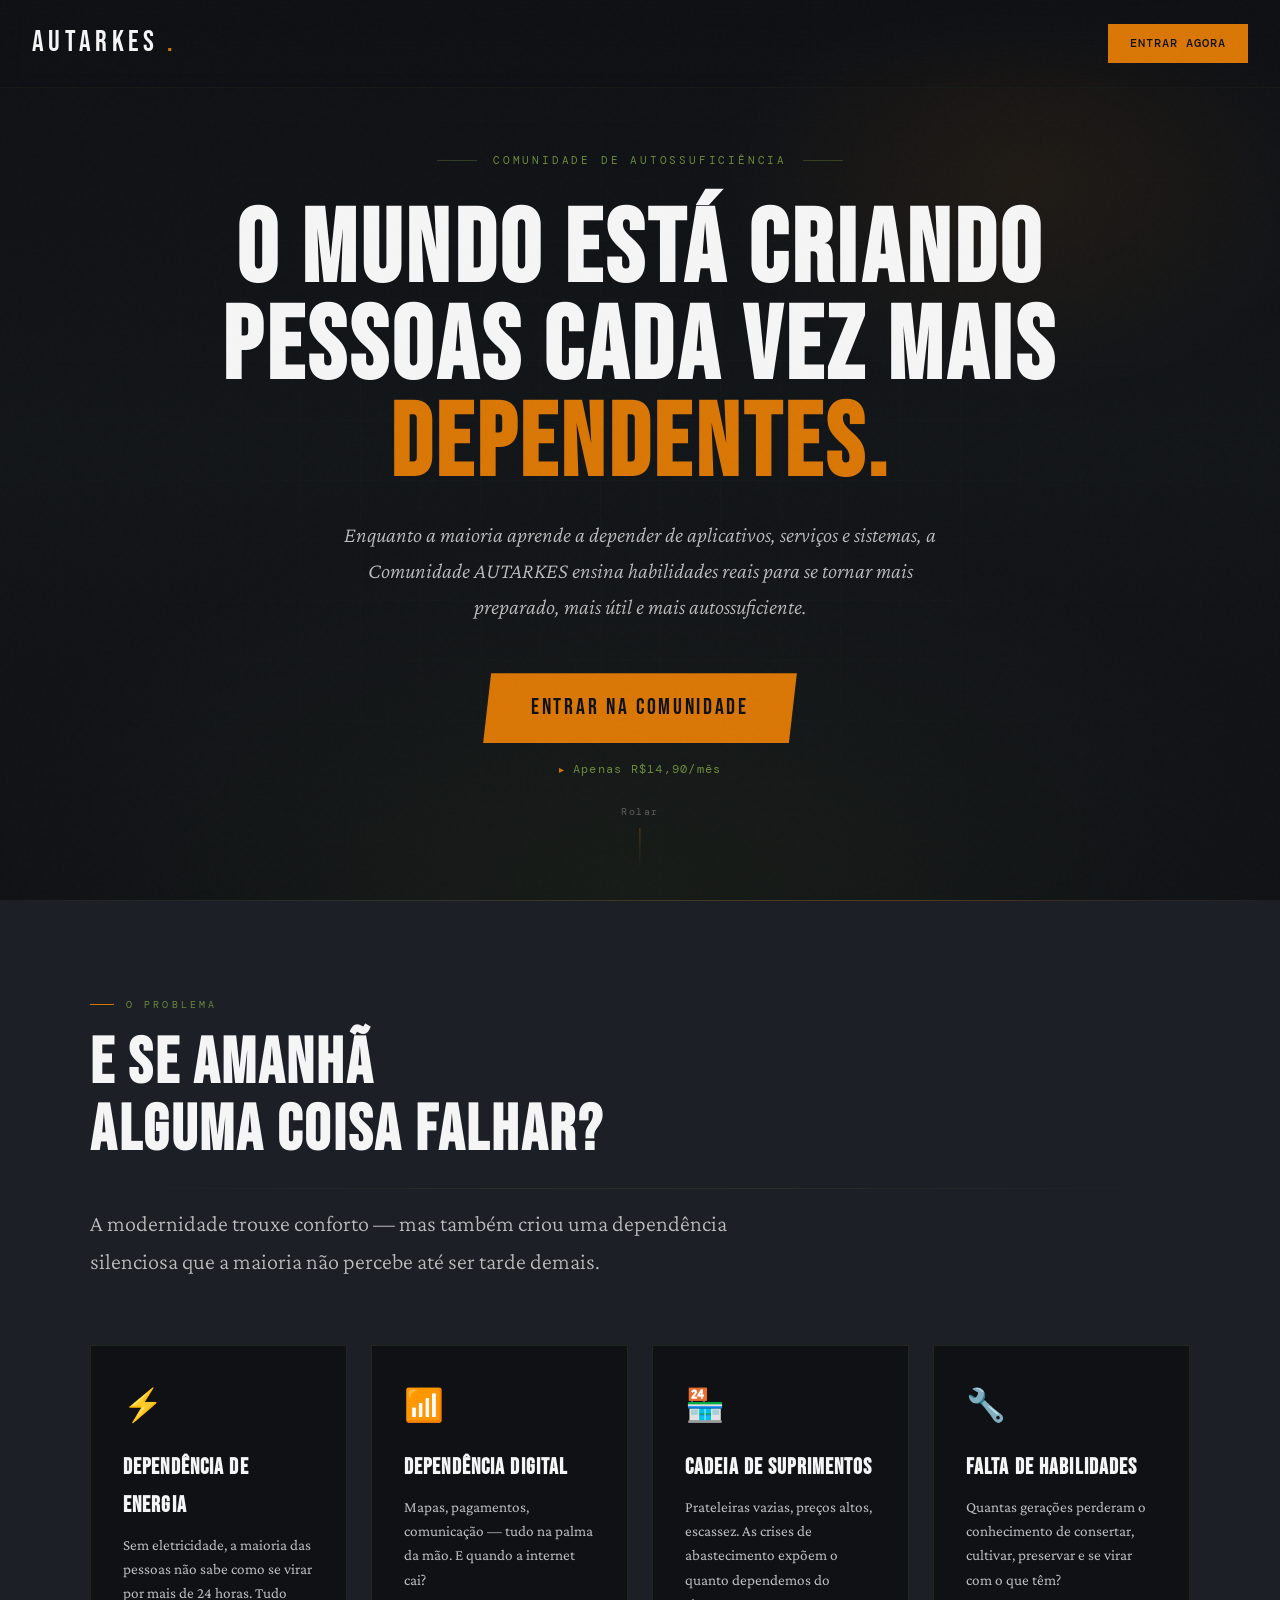
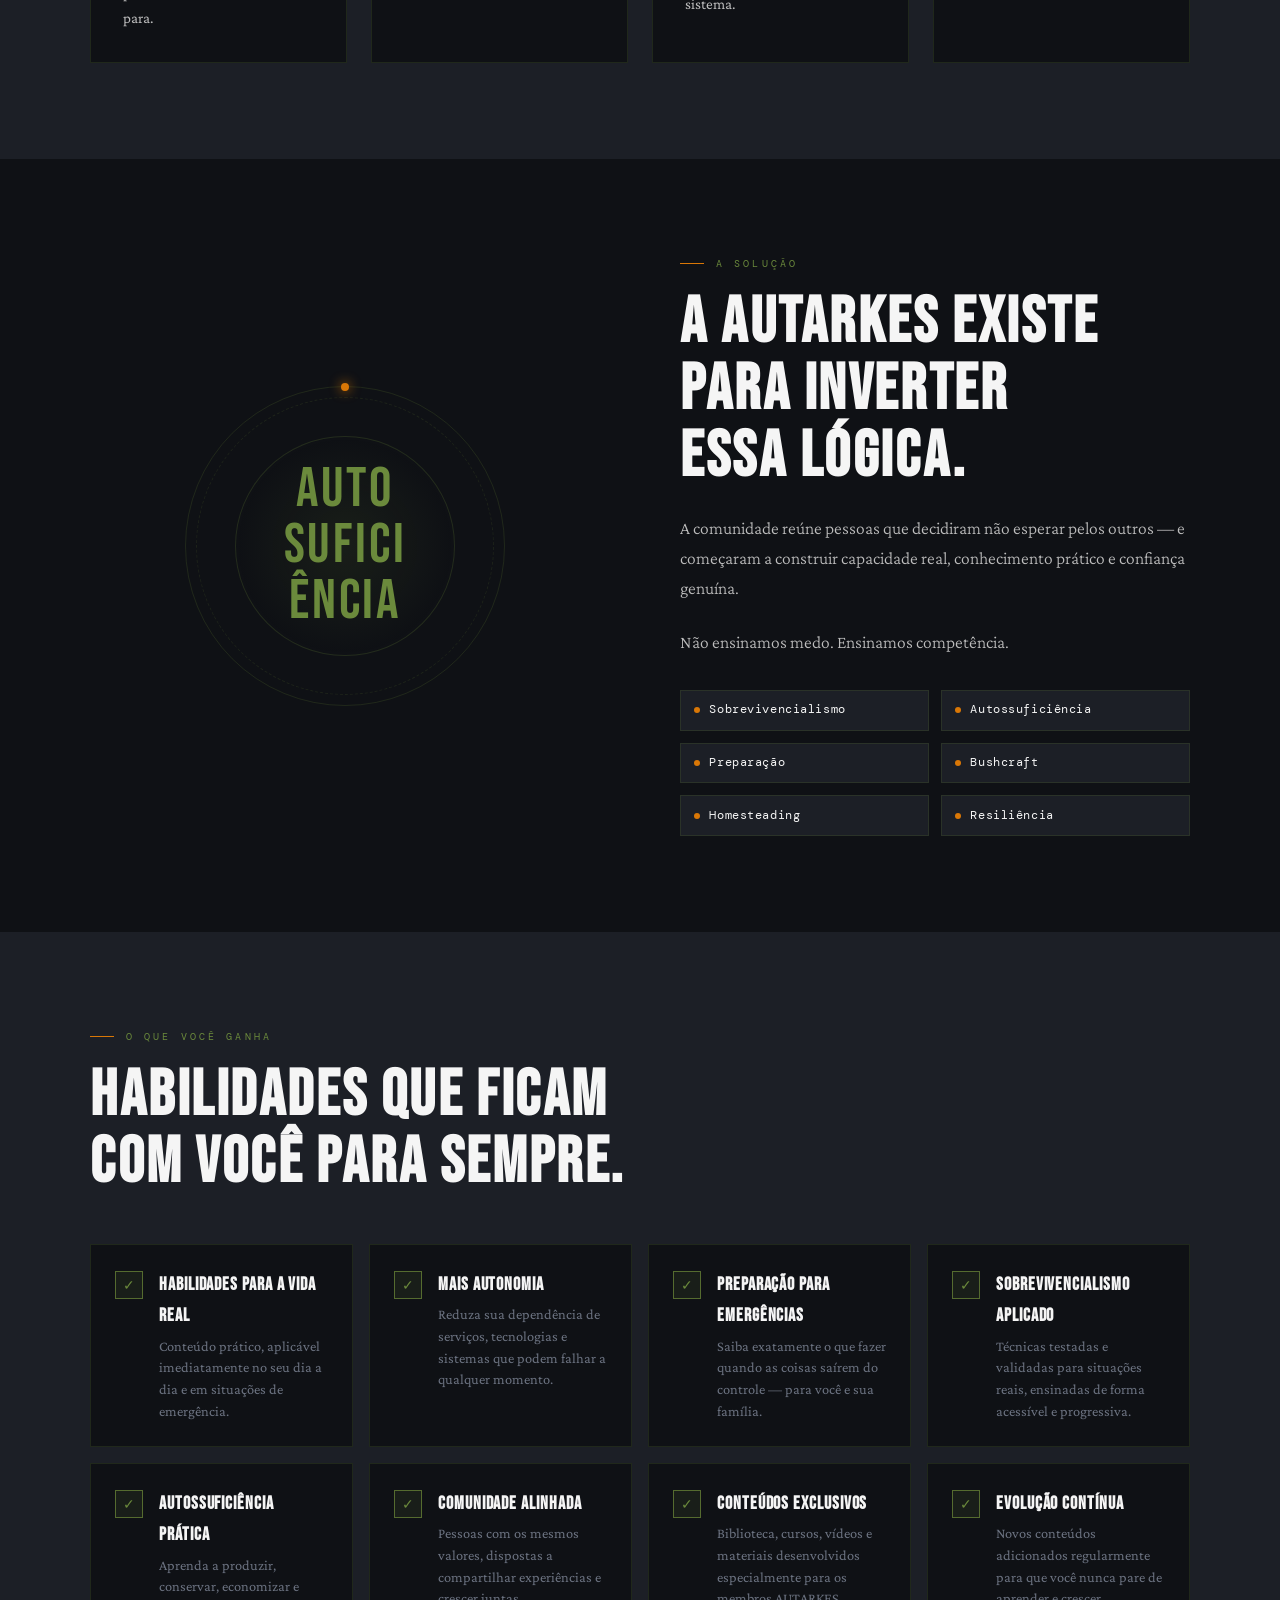
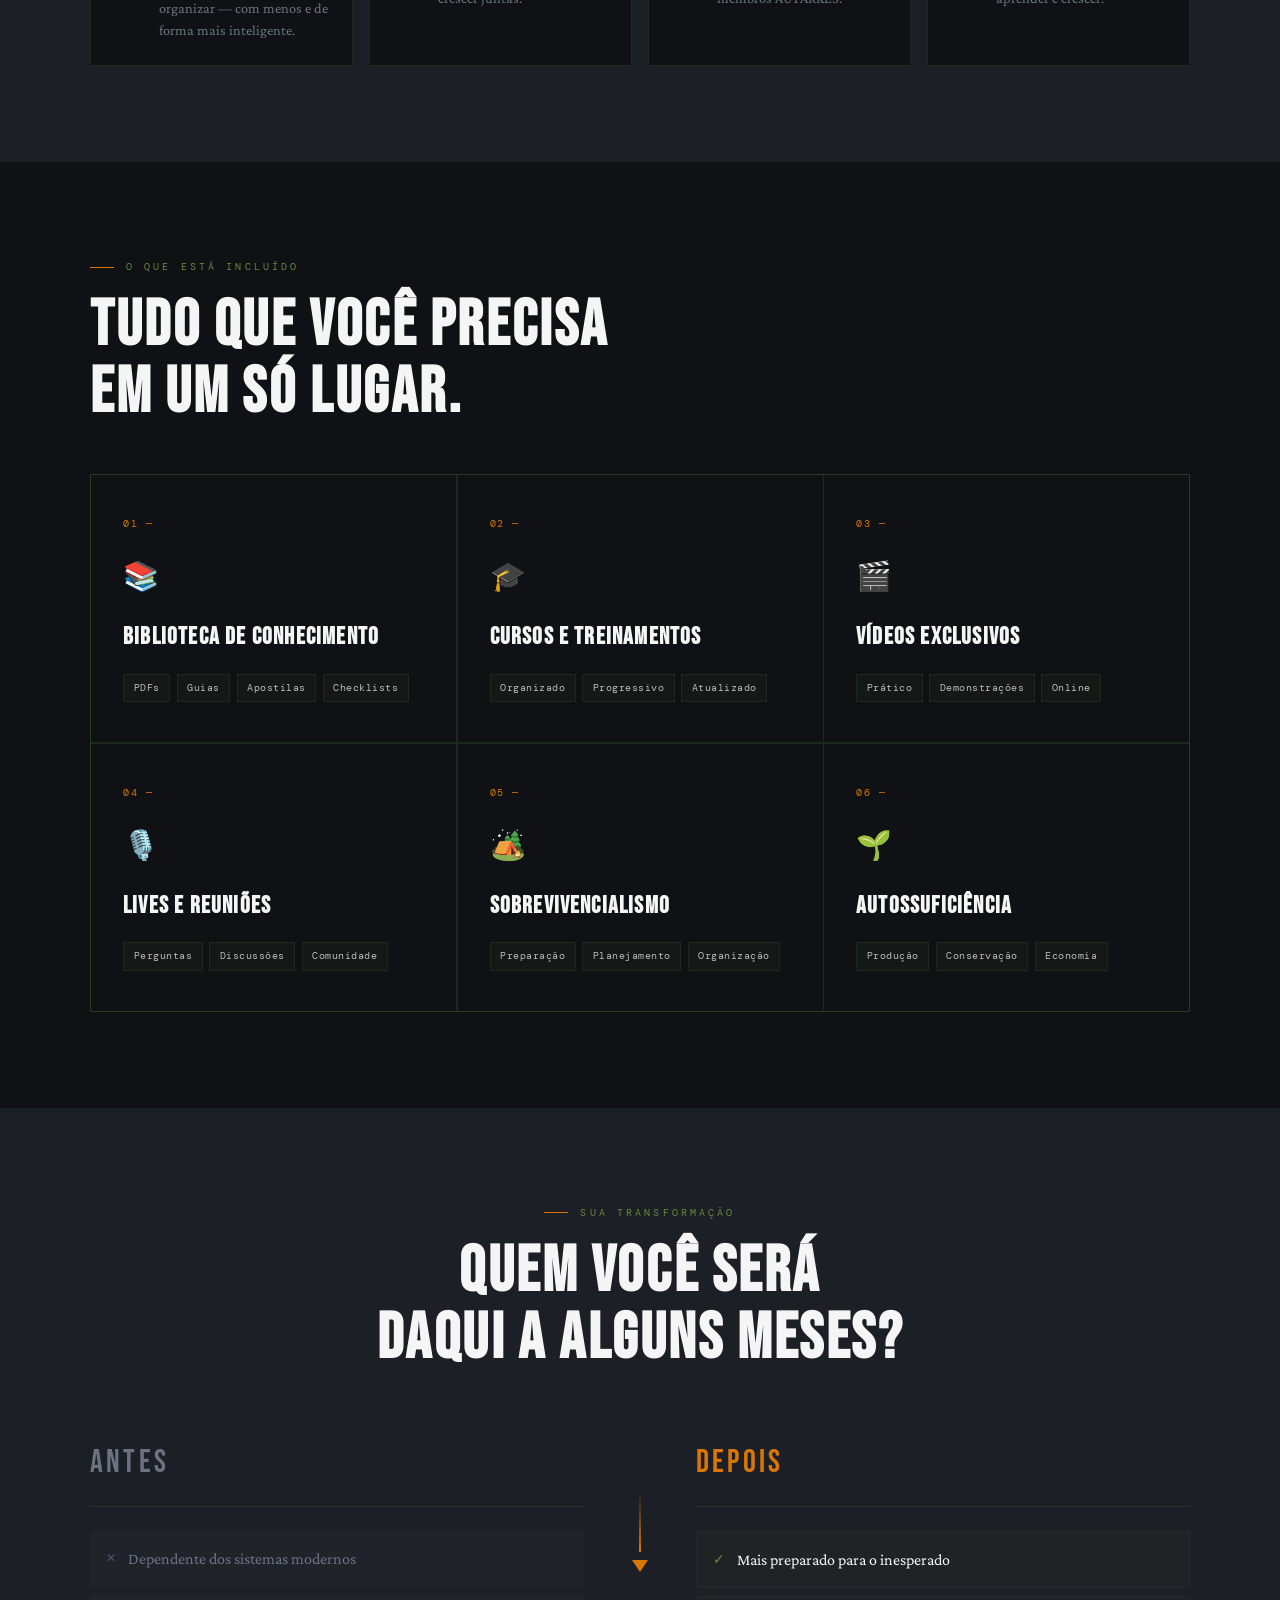
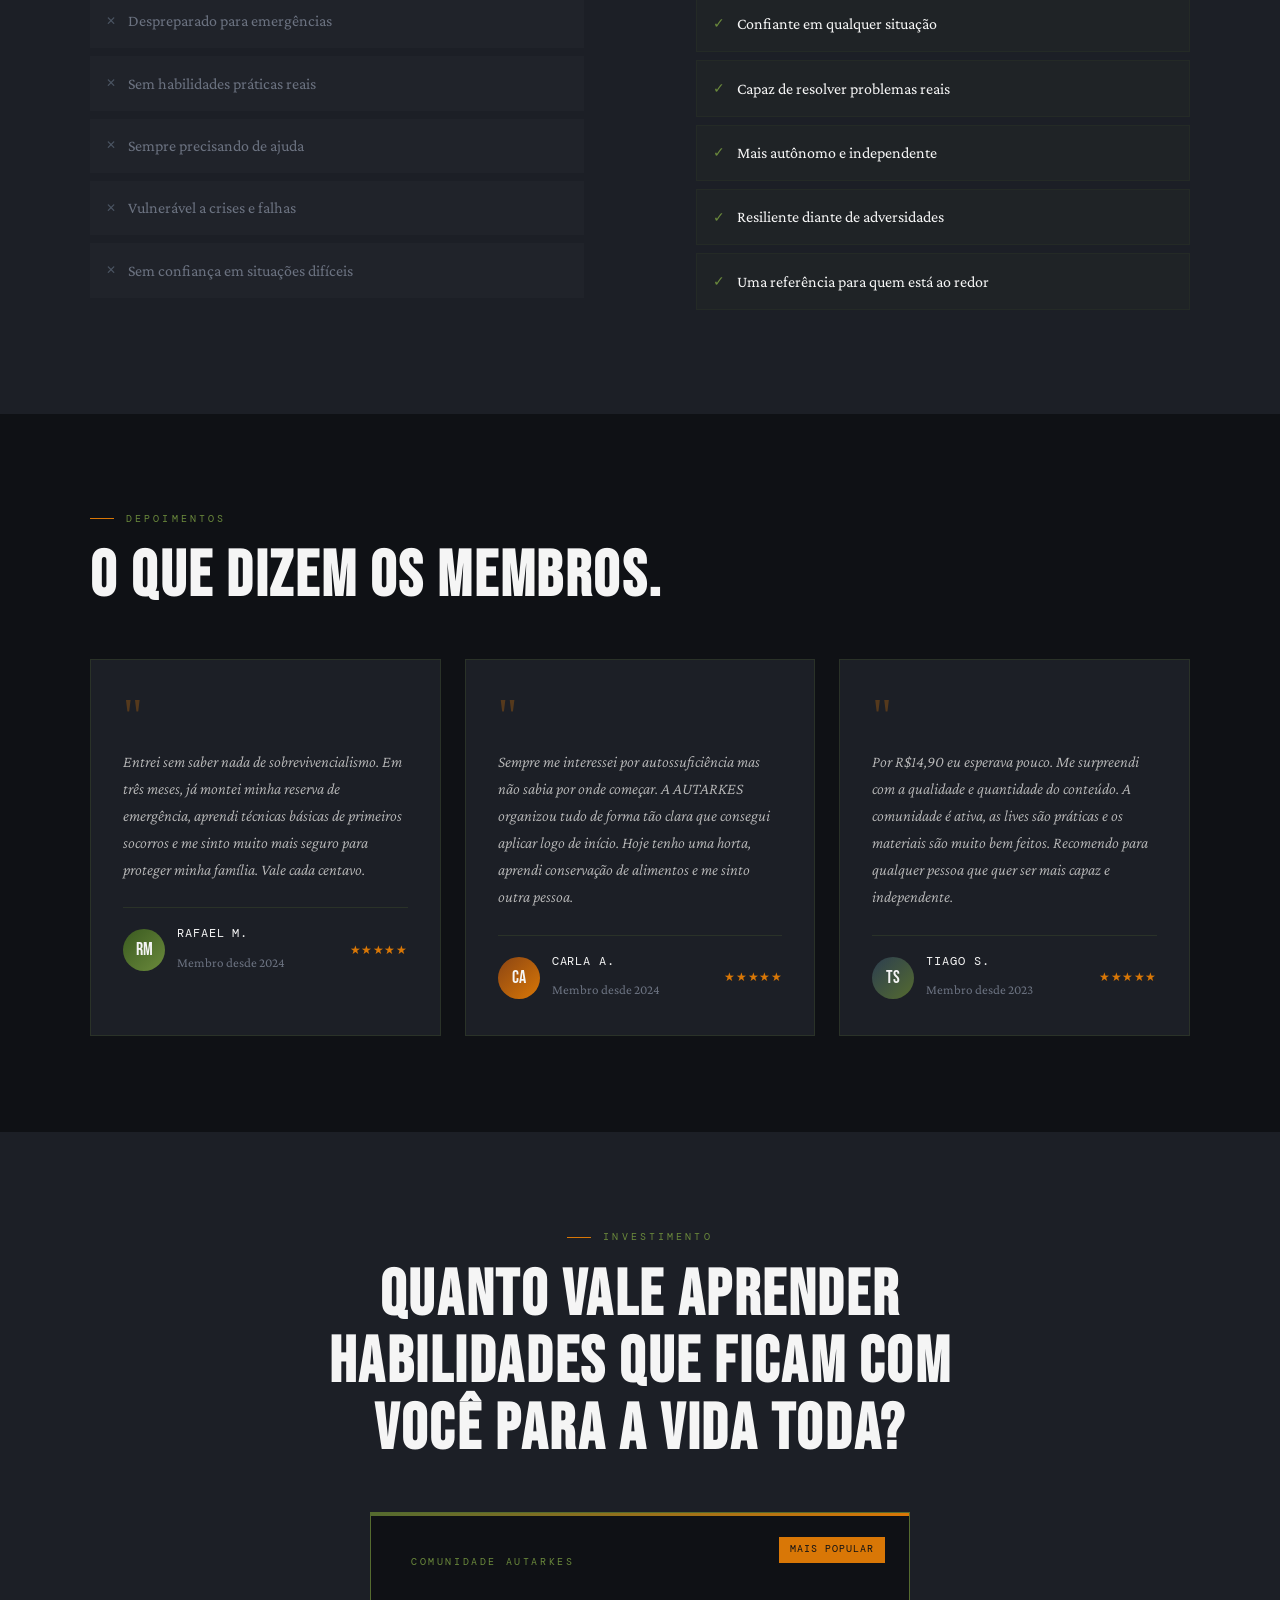
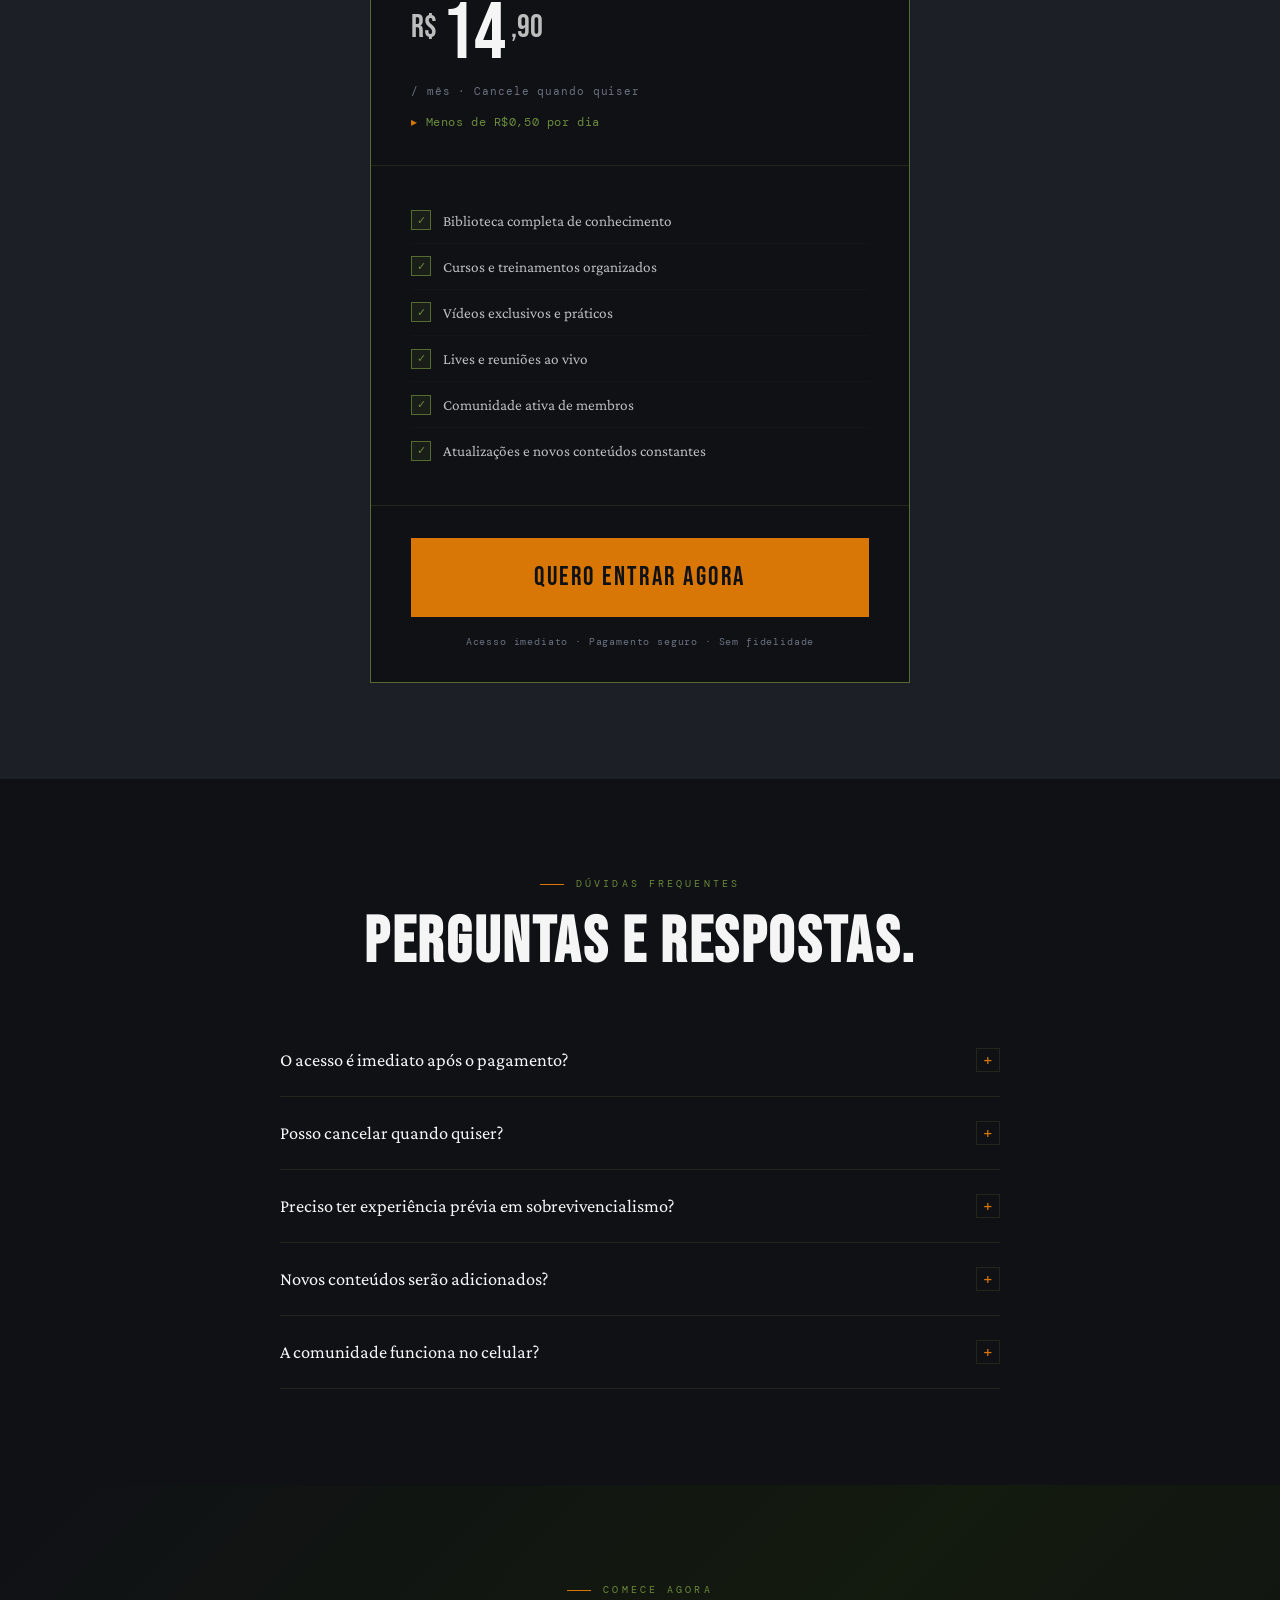
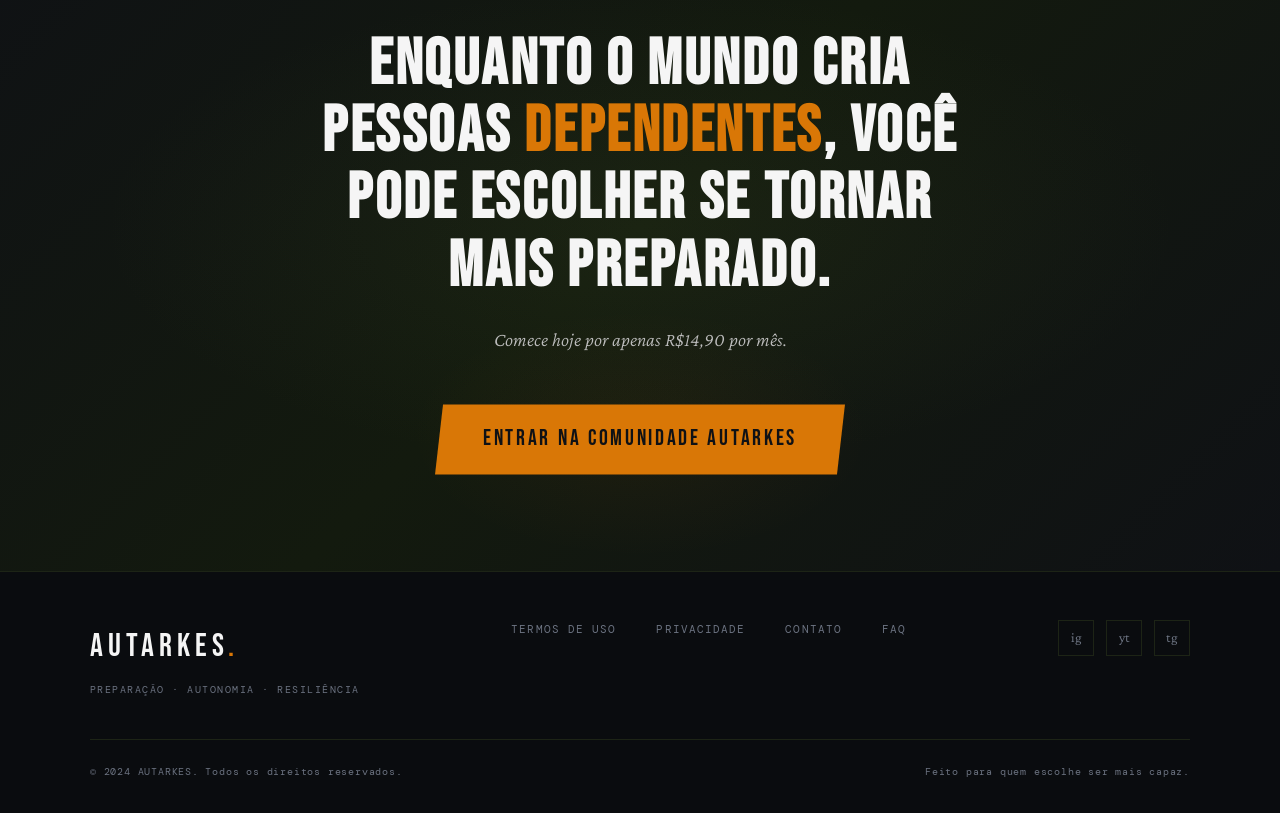
<file: autarkes.html>
<!DOCTYPE html>
<html lang="pt-BR">
<head>
<meta charset="UTF-8">
<meta name="viewport" content="width=device-width, initial-scale=1.0">
<meta name="description" content="Comunidade AUTARKES — Aprenda habilidades reais para se tornar mais preparado, autossuficiente e independente. Por apenas R$14,90/mês.">
<title>AUTARKES — Comunidade de Autossuficiência e Preparação</title>
<link rel="preconnect" href="https://fonts.googleapis.com">
<link href="https://fonts.googleapis.com/css2?family=Bebas+Neue&family=Crimson+Pro:ital,wght@0,300;0,400;0,600;1,300;1,400&family=DM+Mono:wght@400;500&display=swap" rel="stylesheet">
<style>
  *, *::before, *::after { box-sizing: border-box; margin: 0; padding: 0; }

  :root {
    --bg: #0F1115;
    --bg2: #1C1F26;
    --olive: #556B2F;
    --olive-light: #6B8A3C;
    --orange: #D97706;
    --orange-bright: #F59E0B;
    --text: #F5F5F5;
    --gray: #BDBDBD;
    --muted: #6B7280;
    --border: rgba(85,107,47,0.25);
    --glow: rgba(217,119,6,0.15);
  }

  html { scroll-behavior: smooth; }

  body {
    background: var(--bg);
    color: var(--text);
    font-family: 'Crimson Pro', Georgia, serif;
    font-size: 18px;
    line-height: 1.7;
    overflow-x: hidden;
  }

  /* NOISE TEXTURE OVERLAY */
  body::before {
    content: '';
    position: fixed;
    inset: 0;
    background-image: url("data:image/svg+xml,%3Csvg viewBox='0 0 256 256' xmlns='http://www.w3.org/2000/svg'%3E%3Cfilter id='noise'%3E%3CfeTurbulence type='fractalNoise' baseFrequency='0.9' numOctaves='4' stitchTiles='stitch'/%3E%3C/filter%3E%3Crect width='100%25' height='100%25' filter='url(%23noise)' opacity='0.03'/%3E%3C/svg%3E");
    pointer-events: none;
    z-index: 9999;
    opacity: 0.4;
  }

  /* TYPOGRAPHY */
  h1, h2, h3, .display { font-family: 'Bebas Neue', sans-serif; letter-spacing: 0.04em; }
  .mono { font-family: 'DM Mono', monospace; }

  /* NAV */
  nav {
    position: fixed;
    top: 0; left: 0; right: 0;
    z-index: 100;
    padding: 1.2rem 2rem;
    display: flex;
    align-items: center;
    justify-content: space-between;
    background: linear-gradient(to bottom, rgba(15,17,21,0.95) 0%, transparent 100%);
    backdrop-filter: blur(8px);
    border-bottom: 1px solid rgba(85,107,47,0.1);
    transition: background 0.3s;
  }

  .nav-logo {
    font-family: 'Bebas Neue', sans-serif;
    font-size: 1.8rem;
    letter-spacing: 0.15em;
    color: var(--text);
    text-decoration: none;
    display: flex;
    align-items: center;
    gap: 0.5rem;
  }

  .nav-logo-dot { color: var(--orange); }

  .nav-cta {
    background: var(--orange);
    color: #0F1115;
    font-family: 'DM Mono', monospace;
    font-size: 0.75rem;
    font-weight: 500;
    letter-spacing: 0.08em;
    padding: 0.6rem 1.4rem;
    border: none;
    cursor: pointer;
    text-decoration: none;
    text-transform: uppercase;
    transition: background 0.2s, transform 0.2s;
    display: inline-block;
  }

  .nav-cta:hover { background: var(--orange-bright); transform: translateY(-1px); }

  /* HERO */
  .hero {
    min-height: 100vh;
    display: grid;
    place-items: center;
    position: relative;
    overflow: hidden;
    padding: 6rem 2rem 4rem;
  }

  .hero-bg {
    position: absolute;
    inset: 0;
    background:
      radial-gradient(ellipse 80% 60% at 50% 100%, rgba(85,107,47,0.12) 0%, transparent 70%),
      radial-gradient(ellipse 40% 40% at 80% 20%, rgba(217,119,6,0.08) 0%, transparent 60%),
      linear-gradient(180deg, #0F1115 0%, #131619 50%, #0F1115 100%);
  }

  /* Grid lines decoration */
  .hero-bg::after {
    content: '';
    position: absolute;
    inset: 0;
    background-image:
      linear-gradient(rgba(85,107,47,0.04) 1px, transparent 1px),
      linear-gradient(90deg, rgba(85,107,47,0.04) 1px, transparent 1px);
    background-size: 60px 60px;
    mask-image: radial-gradient(ellipse 80% 80% at 50% 50%, black 0%, transparent 100%);
  }

  .hero-content {
    position: relative;
    z-index: 1;
    max-width: 900px;
    text-align: center;
  }

  .hero-eyebrow {
    font-family: 'DM Mono', monospace;
    font-size: 0.7rem;
    letter-spacing: 0.25em;
    color: var(--olive-light);
    text-transform: uppercase;
    margin-bottom: 2rem;
    display: flex;
    align-items: center;
    justify-content: center;
    gap: 1rem;
  }

  .hero-eyebrow::before, .hero-eyebrow::after {
    content: '';
    width: 40px;
    height: 1px;
    background: var(--olive);
    opacity: 0.5;
  }

  .hero h1 {
    font-size: clamp(3rem, 8vw, 7.5rem);
    line-height: 0.95;
    margin-bottom: 1.5rem;
    color: var(--text);
  }

  .hero h1 .accent { color: var(--orange); }

  .hero-sub {
    font-size: clamp(1.1rem, 2vw, 1.35rem);
    color: var(--gray);
    max-width: 620px;
    margin: 0 auto 3rem;
    font-weight: 300;
    font-style: italic;
    line-height: 1.65;
  }

  .hero-actions {
    display: flex;
    flex-direction: column;
    align-items: center;
    gap: 1rem;
  }

  .btn-primary {
    background: var(--orange);
    color: #0F1115;
    font-family: 'Bebas Neue', sans-serif;
    font-size: 1.4rem;
    letter-spacing: 0.12em;
    padding: 1rem 3rem;
    border: none;
    cursor: pointer;
    text-decoration: none;
    display: inline-block;
    position: relative;
    transition: all 0.25s;
    clip-path: polygon(8px 0%, 100% 0%, calc(100% - 8px) 100%, 0% 100%);
  }

  .btn-primary::after {
    content: '';
    position: absolute;
    inset: 0;
    background: var(--orange-bright);
    opacity: 0;
    transition: opacity 0.25s;
    clip-path: polygon(8px 0%, 100% 0%, calc(100% - 8px) 100%, 0% 100%);
  }

  .btn-primary:hover { transform: translateY(-3px); box-shadow: 0 20px 40px rgba(217,119,6,0.3); }
  .btn-primary:hover::after { opacity: 1; }
  .btn-primary span { position: relative; z-index: 1; }

  .price-badge {
    font-family: 'DM Mono', monospace;
    font-size: 0.78rem;
    color: var(--olive-light);
    letter-spacing: 0.1em;
    display: flex;
    align-items: center;
    gap: 0.5rem;
  }

  .price-badge::before {
    content: '▸';
    color: var(--orange);
    font-size: 0.6rem;
  }

  /* SCROLL INDICATOR */
  .scroll-indicator {
    position: absolute;
    bottom: 2rem;
    left: 50%;
    transform: translateX(-50%);
    display: flex;
    flex-direction: column;
    align-items: center;
    gap: 0.5rem;
    opacity: 0.4;
    animation: float 2.5s ease-in-out infinite;
  }

  .scroll-indicator span { font-family: 'DM Mono', monospace; font-size: 0.6rem; letter-spacing: 0.15em; color: var(--gray); }
  .scroll-line { width: 1px; height: 40px; background: linear-gradient(to bottom, var(--orange), transparent); }

  @keyframes float { 0%,100% { transform: translateX(-50%) translateY(0); } 50% { transform: translateX(-50%) translateY(8px); } }

  /* SECTIONS COMMON */
  section { padding: 6rem 2rem; }
  .container { max-width: 1100px; margin: 0 auto; }
  .section-label {
    font-family: 'DM Mono', monospace;
    font-size: 0.65rem;
    letter-spacing: 0.3em;
    color: var(--olive-light);
    text-transform: uppercase;
    margin-bottom: 1rem;
    display: flex;
    align-items: center;
    gap: 0.75rem;
  }
  .section-label::before { content: ''; width: 24px; height: 1px; background: var(--orange); }

  .section-title {
    font-size: clamp(2.5rem, 5vw, 4.5rem);
    line-height: 1.05;
    margin-bottom: 1.5rem;
    color: var(--text);
  }

  .divider {
    width: 100%;
    height: 1px;
    background: linear-gradient(to right, transparent, var(--border), transparent);
    margin: 1rem 0;
  }

  /* PROBLEM SECTION */
  .problem { background: var(--bg2); position: relative; overflow: hidden; }

  .problem::before {
    content: '';
    position: absolute;
    top: 0; left: 0; right: 0;
    height: 1px;
    background: linear-gradient(to right, transparent, var(--olive) 30%, var(--orange) 70%, transparent);
    opacity: 0.3;
  }

  .problem-intro {
    font-size: clamp(1.1rem, 2vw, 1.4rem);
    color: var(--gray);
    max-width: 700px;
    margin-bottom: 4rem;
    font-weight: 300;
  }

  .problem-grid {
    display: grid;
    grid-template-columns: repeat(auto-fit, minmax(240px, 1fr));
    gap: 1.5rem;
  }

  .problem-card {
    background: #0F1115;
    border: 1px solid var(--border);
    padding: 2rem;
    position: relative;
    transition: border-color 0.3s, transform 0.3s;
    overflow: hidden;
  }

  .problem-card::before {
    content: '';
    position: absolute;
    top: 0; left: 0;
    width: 3px; height: 0;
    background: var(--orange);
    transition: height 0.4s;
  }

  .problem-card:hover { border-color: rgba(217,119,6,0.3); transform: translateY(-4px); }
  .problem-card:hover::before { height: 100%; }

  .problem-icon {
    font-size: 2rem;
    margin-bottom: 1rem;
    display: block;
  }

  .problem-card h3 {
    font-family: 'Bebas Neue', sans-serif;
    font-size: 1.4rem;
    letter-spacing: 0.05em;
    margin-bottom: 0.5rem;
    color: var(--text);
  }

  .problem-card p { font-size: 0.95rem; color: var(--gray); line-height: 1.6; }

  /* SOLUTION */
  .solution { position: relative; }

  .solution-inner {
    display: grid;
    grid-template-columns: 1fr 1fr;
    gap: 5rem;
    align-items: center;
  }

  .solution-visual {
    position: relative;
    display: flex;
    align-items: center;
    justify-content: center;
  }

  .solution-ring {
    width: 320px;
    height: 320px;
    border-radius: 50%;
    border: 1px solid var(--border);
    display: flex;
    align-items: center;
    justify-content: center;
    position: relative;
    animation: rotate 25s linear infinite;
  }

  .solution-ring::before {
    content: '';
    position: absolute;
    inset: 10px;
    border-radius: 50%;
    border: 1px dashed rgba(85,107,47,0.2);
  }

  .solution-ring-inner {
    width: 220px;
    height: 220px;
    border-radius: 50%;
    background: radial-gradient(circle, rgba(85,107,47,0.15) 0%, transparent 70%);
    border: 1px solid rgba(85,107,47,0.3);
    display: flex;
    align-items: center;
    justify-content: center;
    animation: rotate 25s linear infinite reverse;
    font-family: 'Bebas Neue', sans-serif;
    font-size: 3.5rem;
    letter-spacing: 0.05em;
    color: var(--olive-light);
    text-align: center;
    line-height: 1;
  }

  .solution-dot {
    position: absolute;
    width: 8px;
    height: 8px;
    background: var(--orange);
    border-radius: 50%;
    top: -4px; left: 50%;
    transform: translateX(-50%);
    box-shadow: 0 0 12px var(--orange);
  }

  @keyframes rotate { from { transform: rotate(0deg); } to { transform: rotate(360deg); } }

  .solution-text .section-title { margin-bottom: 1.5rem; }

  .solution-text p {
    color: var(--gray);
    margin-bottom: 1.5rem;
    font-size: 1.1rem;
    font-weight: 300;
  }

  .solution-pillars {
    display: grid;
    grid-template-columns: 1fr 1fr;
    gap: 0.75rem;
    margin-top: 2rem;
  }

  .pillar {
    display: flex;
    align-items: center;
    gap: 0.6rem;
    font-family: 'DM Mono', monospace;
    font-size: 0.72rem;
    letter-spacing: 0.05em;
    color: var(--text);
    padding: 0.6rem 0.8rem;
    background: var(--bg2);
    border: 1px solid var(--border);
  }

  .pillar-dot { width: 6px; height: 6px; background: var(--orange); border-radius: 50%; flex-shrink: 0; }

  /* BENEFITS */
  .benefits { background: var(--bg2); }

  .benefits-grid {
    display: grid;
    grid-template-columns: repeat(auto-fit, minmax(260px, 1fr));
    gap: 1rem;
    margin-top: 3rem;
  }

  .benefit-item {
    display: flex;
    align-items: flex-start;
    gap: 1rem;
    padding: 1.5rem;
    border: 1px solid var(--border);
    background: var(--bg);
    transition: border-color 0.3s, box-shadow 0.3s;
  }

  .benefit-item:hover {
    border-color: var(--olive);
    box-shadow: 0 0 20px rgba(85,107,47,0.1);
  }

  .benefit-check {
    width: 28px;
    height: 28px;
    background: rgba(85,107,47,0.15);
    border: 1px solid var(--olive);
    display: flex;
    align-items: center;
    justify-content: center;
    flex-shrink: 0;
    color: var(--olive-light);
    font-size: 0.85rem;
    margin-top: 2px;
  }

  .benefit-text h4 {
    font-family: 'Bebas Neue', sans-serif;
    font-size: 1.15rem;
    letter-spacing: 0.05em;
    margin-bottom: 0.25rem;
    color: var(--text);
  }

  .benefit-text p { font-size: 0.9rem; color: var(--muted); line-height: 1.5; }

  /* FEATURES */
  .features-grid {
    display: grid;
    grid-template-columns: repeat(3, 1fr);
    gap: 1.5px;
    background: var(--border);
    border: 1px solid var(--border);
    margin-top: 3rem;
  }

  .feature-card {
    background: var(--bg);
    padding: 2.5rem 2rem;
    position: relative;
    transition: background 0.3s;
    overflow: hidden;
  }

  .feature-card:hover { background: #13161b; }

  .feature-card::after {
    content: '';
    position: absolute;
    bottom: 0; left: 0; right: 0;
    height: 2px;
    background: linear-gradient(to right, var(--olive), var(--orange));
    transform: scaleX(0);
    transition: transform 0.4s;
    transform-origin: left;
  }

  .feature-card:hover::after { transform: scaleX(1); }

  .feature-num {
    font-family: 'DM Mono', monospace;
    font-size: 0.65rem;
    color: var(--orange);
    letter-spacing: 0.15em;
    margin-bottom: 1.2rem;
  }

  .feature-icon { font-size: 1.8rem; margin-bottom: 1rem; }

  .feature-card h3 {
    font-family: 'Bebas Neue', sans-serif;
    font-size: 1.5rem;
    letter-spacing: 0.05em;
    margin-bottom: 1rem;
    color: var(--text);
  }

  .feature-tags {
    display: flex;
    flex-wrap: wrap;
    gap: 0.4rem;
  }

  .tag {
    font-family: 'DM Mono', monospace;
    font-size: 0.62rem;
    letter-spacing: 0.05em;
    padding: 0.3rem 0.6rem;
    background: rgba(85,107,47,0.08);
    border: 1px solid rgba(85,107,47,0.2);
    color: var(--gray);
  }

  /* TRANSFORMATION */
  .transformation { background: var(--bg2); position: relative; }

  .transform-grid {
    display: grid;
    grid-template-columns: 1fr auto 1fr;
    gap: 3rem;
    align-items: start;
    margin-top: 4rem;
  }

  .transform-col { }

  .transform-col-label {
    font-family: 'Bebas Neue', sans-serif;
    font-size: 2rem;
    letter-spacing: 0.1em;
    margin-bottom: 1.5rem;
    padding-bottom: 1rem;
    border-bottom: 1px solid var(--border);
  }

  .before-label { color: var(--muted); }
  .after-label { color: var(--orange); }

  .transform-list { list-style: none; }

  .transform-list li {
    display: flex;
    align-items: center;
    gap: 0.75rem;
    padding: 0.85rem 1rem;
    margin-bottom: 0.5rem;
    font-size: 1rem;
    transition: background 0.2s;
  }

  .before-list li { color: var(--muted); background: rgba(255,255,255,0.02); }
  .before-list li::before { content: '✕'; color: #4B5563; font-size: 0.75rem; }

  .after-list li { color: var(--text); background: rgba(85,107,47,0.06); border: 1px solid rgba(85,107,47,0.1); }
  .after-list li::before { content: '✓'; color: var(--olive-light); font-size: 0.85rem; }

  .transform-arrow {
    display: flex;
    flex-direction: column;
    align-items: center;
    justify-content: center;
    gap: 0.5rem;
    padding-top: 3.5rem;
  }

  .arrow-shaft {
    width: 2px;
    height: 60px;
    background: linear-gradient(to bottom, transparent, var(--orange));
  }

  .arrow-head {
    width: 0;
    height: 0;
    border-left: 8px solid transparent;
    border-right: 8px solid transparent;
    border-top: 12px solid var(--orange);
  }

  /* TESTIMONIALS */
  .testimonials-grid {
    display: grid;
    grid-template-columns: repeat(3, 1fr);
    gap: 1.5rem;
    margin-top: 3rem;
  }

  .testimonial {
    background: var(--bg2);
    border: 1px solid var(--border);
    padding: 2rem;
    position: relative;
    transition: transform 0.3s, box-shadow 0.3s;
  }

  .testimonial:hover { transform: translateY(-5px); box-shadow: 0 20px 40px rgba(0,0,0,0.3); }

  .testimonial-quote {
    font-size: 3rem;
    line-height: 1;
    color: var(--orange);
    opacity: 0.3;
    font-family: Georgia, serif;
    margin-bottom: 0.5rem;
  }

  .testimonial-text {
    font-size: 1rem;
    color: var(--gray);
    line-height: 1.7;
    font-style: italic;
    margin-bottom: 1.5rem;
    font-weight: 300;
  }

  .testimonial-author {
    display: flex;
    align-items: center;
    gap: 0.75rem;
    border-top: 1px solid var(--border);
    padding-top: 1rem;
  }

  .avatar {
    width: 42px;
    height: 42px;
    border-radius: 50%;
    display: flex;
    align-items: center;
    justify-content: center;
    font-family: 'Bebas Neue', sans-serif;
    font-size: 1.1rem;
    flex-shrink: 0;
  }

  .avatar-1 { background: linear-gradient(135deg, #3A5A20, #6B8A3C); color: #F5F5F5; }
  .avatar-2 { background: linear-gradient(135deg, #8B4513, #D97706); color: #F5F5F5; }
  .avatar-3 { background: linear-gradient(135deg, #2C3E50, #556B2F); color: #F5F5F5; }

  .author-name {
    font-family: 'DM Mono', monospace;
    font-size: 0.72rem;
    letter-spacing: 0.08em;
    color: var(--text);
    display: block;
    margin-bottom: 0.1rem;
  }

  .author-role { font-size: 0.82rem; color: var(--muted); }

  .stars {
    margin-left: auto;
    color: var(--orange);
    font-size: 0.75rem;
    letter-spacing: 0.05em;
  }

  /* PRICING */
  .pricing { background: var(--bg2); }

  .pricing-wrapper {
    max-width: 540px;
    margin: 3rem auto 0;
  }

  .pricing-card {
    background: var(--bg);
    border: 1px solid var(--olive);
    position: relative;
    overflow: hidden;
  }

  .pricing-card::before {
    content: '';
    position: absolute;
    top: 0; left: 0; right: 0;
    height: 3px;
    background: linear-gradient(to right, var(--olive), var(--orange));
  }

  .pricing-badge {
    position: absolute;
    top: 1.5rem;
    right: 1.5rem;
    background: var(--orange);
    color: #0F1115;
    font-family: 'DM Mono', monospace;
    font-size: 0.6rem;
    letter-spacing: 0.1em;
    padding: 0.3rem 0.7rem;
    text-transform: uppercase;
  }

  .pricing-header {
    padding: 2.5rem 2.5rem 2rem;
    border-bottom: 1px solid var(--border);
  }

  .plan-name {
    font-family: 'DM Mono', monospace;
    font-size: 0.65rem;
    letter-spacing: 0.25em;
    color: var(--olive-light);
    text-transform: uppercase;
    margin-bottom: 1.5rem;
  }

  .price-main {
    display: flex;
    align-items: flex-start;
    gap: 0.3rem;
    margin-bottom: 0.5rem;
  }

  .price-currency {
    font-family: 'Bebas Neue', sans-serif;
    font-size: 2rem;
    color: var(--gray);
    margin-top: 0.4rem;
  }

  .price-value {
    font-family: 'Bebas Neue', sans-serif;
    font-size: 5rem;
    line-height: 1;
    color: var(--text);
  }

  .price-decimal {
    font-family: 'Bebas Neue', sans-serif;
    font-size: 2rem;
    color: var(--gray);
    margin-top: 0.4rem;
  }

  .price-period { font-family: 'DM Mono', monospace; font-size: 0.7rem; color: var(--muted); letter-spacing: 0.08em; }

  .price-highlight {
    font-family: 'DM Mono', monospace;
    font-size: 0.72rem;
    color: var(--olive-light);
    letter-spacing: 0.05em;
    margin-top: 0.75rem;
    display: flex;
    align-items: center;
    gap: 0.5rem;
  }

  .price-highlight::before { content: '▸'; color: var(--orange); }

  .pricing-features {
    padding: 2rem 2.5rem;
    border-bottom: 1px solid var(--border);
  }

  .pricing-feature {
    display: flex;
    align-items: center;
    gap: 0.75rem;
    padding: 0.6rem 0;
    font-size: 0.95rem;
    color: var(--gray);
    border-bottom: 1px solid rgba(85,107,47,0.06);
  }

  .pricing-feature:last-child { border-bottom: none; }

  .check-icon {
    width: 20px;
    height: 20px;
    background: rgba(85,107,47,0.15);
    border: 1px solid var(--olive);
    display: flex;
    align-items: center;
    justify-content: center;
    font-size: 0.7rem;
    color: var(--olive-light);
    flex-shrink: 0;
  }

  .pricing-cta {
    padding: 2rem 2.5rem;
  }

  .btn-pricing {
    width: 100%;
    background: var(--orange);
    color: #0F1115;
    font-family: 'Bebas Neue', sans-serif;
    font-size: 1.6rem;
    letter-spacing: 0.1em;
    padding: 1.1rem;
    border: none;
    cursor: pointer;
    text-decoration: none;
    display: block;
    text-align: center;
    transition: all 0.25s;
    position: relative;
    overflow: hidden;
  }

  .btn-pricing::before {
    content: '';
    position: absolute;
    inset: 0;
    background: var(--orange-bright);
    transform: scaleX(0);
    transform-origin: left;
    transition: transform 0.3s;
  }

  .btn-pricing:hover::before { transform: scaleX(1); }
  .btn-pricing:hover { box-shadow: 0 10px 30px rgba(217,119,6,0.4); transform: translateY(-2px); }
  .btn-pricing span { position: relative; z-index: 1; }

  .pricing-note {
    text-align: center;
    font-family: 'DM Mono', monospace;
    font-size: 0.65rem;
    color: var(--muted);
    letter-spacing: 0.08em;
    margin-top: 1rem;
  }

  /* FAQ */
  .faq { }

  .faq-list {
    margin-top: 3rem;
    max-width: 720px;
    margin-left: auto;
    margin-right: auto;
  }

  .faq-item {
    border-bottom: 1px solid var(--border);
    overflow: hidden;
  }

  .faq-question {
    width: 100%;
    background: none;
    border: none;
    color: var(--text);
    text-align: left;
    padding: 1.5rem 0;
    cursor: pointer;
    display: flex;
    align-items: center;
    justify-content: space-between;
    gap: 1rem;
    font-family: 'Crimson Pro', serif;
    font-size: 1.15rem;
    transition: color 0.2s;
  }

  .faq-question:hover { color: var(--orange); }

  .faq-toggle {
    width: 24px;
    height: 24px;
    border: 1px solid var(--border);
    display: flex;
    align-items: center;
    justify-content: center;
    flex-shrink: 0;
    font-family: 'DM Mono', monospace;
    font-size: 1rem;
    color: var(--orange);
    transition: all 0.3s;
  }

  .faq-item.open .faq-toggle { background: var(--orange); color: #0F1115; }

  .faq-answer {
    max-height: 0;
    overflow: hidden;
    transition: max-height 0.4s ease, padding 0.3s;
  }

  .faq-item.open .faq-answer { max-height: 300px; }

  .faq-answer-inner {
    padding-bottom: 1.5rem;
    color: var(--gray);
    font-size: 1rem;
    line-height: 1.7;
    font-weight: 300;
  }

  /* FINAL CTA */
  .final-cta {
    background: linear-gradient(135deg, #0F1115 0%, #131a0e 50%, #0F1115 100%);
    text-align: center;
    position: relative;
    overflow: hidden;
  }

  .final-cta::before {
    content: '';
    position: absolute;
    inset: 0;
    background:
      radial-gradient(ellipse 60% 50% at 50% 50%, rgba(85,107,47,0.12) 0%, transparent 70%),
      radial-gradient(ellipse 30% 30% at 50% 80%, rgba(217,119,6,0.06) 0%, transparent 60%);
  }

  .final-cta-content { position: relative; z-index: 1; max-width: 700px; margin: 0 auto; }

  .final-cta h2 {
    font-size: clamp(2.5rem, 5vw, 4.5rem);
    line-height: 1.05;
    margin-bottom: 1.5rem;
    color: var(--text);
  }

  .final-cta h2 .accent { color: var(--orange); }

  .final-cta p {
    font-size: 1.2rem;
    color: var(--gray);
    margin-bottom: 3rem;
    font-style: italic;
    font-weight: 300;
  }

  /* FOOTER */
  footer {
    background: #0A0C0F;
    padding: 3rem 2rem 2rem;
    border-top: 1px solid var(--border);
  }

  .footer-inner {
    max-width: 1100px;
    margin: 0 auto;
  }

  .footer-top {
    display: flex;
    justify-content: space-between;
    align-items: flex-start;
    margin-bottom: 2.5rem;
    gap: 2rem;
    flex-wrap: wrap;
  }

  .footer-brand {}

  .footer-logo {
    font-family: 'Bebas Neue', sans-serif;
    font-size: 2rem;
    letter-spacing: 0.15em;
    color: var(--text);
    margin-bottom: 0.5rem;
  }

  .footer-logo span { color: var(--orange); }

  .footer-tagline {
    font-family: 'DM Mono', monospace;
    font-size: 0.62rem;
    letter-spacing: 0.15em;
    color: var(--muted);
    text-transform: uppercase;
  }

  .footer-links {
    display: flex;
    gap: 2.5rem;
    flex-wrap: wrap;
  }

  .footer-link {
    font-family: 'DM Mono', monospace;
    font-size: 0.68rem;
    letter-spacing: 0.1em;
    color: var(--muted);
    text-decoration: none;
    text-transform: uppercase;
    transition: color 0.2s;
  }

  .footer-link:hover { color: var(--orange); }

  .footer-social {
    display: flex;
    gap: 0.75rem;
  }

  .social-btn {
    width: 36px;
    height: 36px;
    border: 1px solid var(--border);
    display: flex;
    align-items: center;
    justify-content: center;
    color: var(--muted);
    font-size: 0.85rem;
    text-decoration: none;
    transition: all 0.2s;
  }

  .social-btn:hover { border-color: var(--orange); color: var(--orange); }

  .footer-bottom {
    padding-top: 1.5rem;
    border-top: 1px solid var(--border);
    display: flex;
    justify-content: space-between;
    align-items: center;
    gap: 1rem;
    flex-wrap: wrap;
  }

  .footer-copy {
    font-family: 'DM Mono', monospace;
    font-size: 0.62rem;
    letter-spacing: 0.08em;
    color: var(--muted);
  }

  /* ANIMATIONS */
  .reveal {
    opacity: 0;
    transform: translateY(30px);
    transition: opacity 0.7s ease, transform 0.7s ease;
  }

  .reveal.visible { opacity: 1; transform: translateY(0); }

  /* RESPONSIVE */
  @media (max-width: 768px) {
    section { padding: 4rem 1.25rem; }

    .solution-inner { grid-template-columns: 1fr; gap: 3rem; }
    .solution-visual { display: none; }

    .features-grid { grid-template-columns: 1fr; }

    .transform-grid { grid-template-columns: 1fr; gap: 2rem; }
    .transform-arrow { flex-direction: row; padding-top: 0; }
    .arrow-shaft { width: 60px; height: 2px; background: linear-gradient(to right, transparent, var(--orange)); }
    .arrow-head { border-left: 12px solid var(--orange); border-top: 8px solid transparent; border-bottom: 8px solid transparent; border-right: none; }

    .testimonials-grid { grid-template-columns: 1fr; }

    .footer-top { flex-direction: column; }
    .footer-links { flex-direction: column; gap: 1rem; }

    .solution-pillars { grid-template-columns: 1fr; }
  }

  /* GLOW PULSE */
  @keyframes glow-pulse {
    0%, 100% { box-shadow: 0 0 20px rgba(217,119,6,0.2); }
    50% { box-shadow: 0 0 40px rgba(217,119,6,0.4); }
  }

  .pricing-card { animation: glow-pulse 3s ease-in-out infinite; }
</style>
</head>
<body>

<!-- NAV -->
<nav>
  <a href="#" class="nav-logo">AUTARKES<span class="nav-logo-dot">.</span></a>
  <a href="https://botgram.club/autarkes-premium" class="nav-cta" target="_blank" rel="noopener">Entrar Agora</a>
</nav>

<!-- HERO -->
<section class="hero">
  <div class="hero-bg"></div>
  <div class="hero-content">
    <div class="hero-eyebrow">Comunidade de Autossuficiência</div>
    <h1>O mundo está criando<br>pessoas cada vez mais<br><span class="accent">dependentes.</span></h1>
    <p class="hero-sub">Enquanto a maioria aprende a depender de aplicativos, serviços e sistemas, a Comunidade AUTARKES ensina habilidades reais para se tornar mais preparado, mais útil e mais autossuficiente.</p>
    <div class="hero-actions">
      <a href="https://botgram.club/autarkes-premium" class="btn-primary" target="_blank" rel="noopener"><span>Entrar na Comunidade</span></a>
      <div class="price-badge">Apenas R$14,90/mês</div>
    </div>
  </div>
  <div class="scroll-indicator">
    <span>Rolar</span>
    <div class="scroll-line"></div>
  </div>
</section>

<!-- PROBLEM -->
<section class="problem">
  <div class="container">
    <div class="section-label">O Problema</div>
    <h2 class="section-title reveal">E se amanhã<br>alguma coisa falhar?</h2>
    <div class="divider"></div>
    <p class="problem-intro reveal">A modernidade trouxe conforto — mas também criou uma dependência silenciosa que a maioria não percebe até ser tarde demais.</p>
    <div class="problem-grid">
      <div class="problem-card reveal">
        <span class="problem-icon">⚡</span>
        <h3>Dependência de Energia</h3>
        <p>Sem eletricidade, a maioria das pessoas não sabe como se virar por mais de 24 horas. Tudo para.</p>
      </div>
      <div class="problem-card reveal">
        <span class="problem-icon">📶</span>
        <h3>Dependência Digital</h3>
        <p>Mapas, pagamentos, comunicação — tudo na palma da mão. E quando a internet cai?</p>
      </div>
      <div class="problem-card reveal">
        <span class="problem-icon">🏪</span>
        <h3>Cadeia de Suprimentos</h3>
        <p>Prateleiras vazias, preços altos, escassez. As crises de abastecimento expõem o quanto dependemos do sistema.</p>
      </div>
      <div class="problem-card reveal">
        <span class="problem-icon">🔧</span>
        <h3>Falta de Habilidades</h3>
        <p>Quantas gerações perderam o conhecimento de consertar, cultivar, preservar e se virar com o que têm?</p>
      </div>
    </div>
  </div>
</section>

<!-- SOLUTION -->
<section class="solution">
  <div class="container">
    <div class="solution-inner">
      <div class="solution-visual">
        <div class="solution-ring">
          <div class="solution-dot"></div>
          <div class="solution-ring-inner">AUTO<br>SUFICI<br>ÊNCIA</div>
        </div>
      </div>
      <div class="solution-text">
        <div class="section-label">A Solução</div>
        <h2 class="section-title reveal">A AUTARKES existe<br>para inverter<br>essa lógica.</h2>
        <p class="reveal">A comunidade reúne pessoas que decidiram não esperar pelos outros — e começaram a construir capacidade real, conhecimento prático e confiança genuína.</p>
        <p class="reveal">Não ensinamos medo. Ensinamos competência.</p>
        <div class="solution-pillars reveal">
          <div class="pillar"><div class="pillar-dot"></div>Sobrevivencialismo</div>
          <div class="pillar"><div class="pillar-dot"></div>Autossuficiência</div>
          <div class="pillar"><div class="pillar-dot"></div>Preparação</div>
          <div class="pillar"><div class="pillar-dot"></div>Bushcraft</div>
          <div class="pillar"><div class="pillar-dot"></div>Homesteading</div>
          <div class="pillar"><div class="pillar-dot"></div>Resiliência</div>
        </div>
      </div>
    </div>
  </div>
</section>

<!-- BENEFITS -->
<section class="benefits">
  <div class="container">
    <div class="section-label">O Que Você Ganha</div>
    <h2 class="section-title reveal">Habilidades que ficam<br>com você para sempre.</h2>
    <div class="benefits-grid">
      <div class="benefit-item reveal">
        <div class="benefit-check">✓</div>
        <div class="benefit-text">
          <h4>Habilidades para a Vida Real</h4>
          <p>Conteúdo prático, aplicável imediatamente no seu dia a dia e em situações de emergência.</p>
        </div>
      </div>
      <div class="benefit-item reveal">
        <div class="benefit-check">✓</div>
        <div class="benefit-text">
          <h4>Mais Autonomia</h4>
          <p>Reduza sua dependência de serviços, tecnologias e sistemas que podem falhar a qualquer momento.</p>
        </div>
      </div>
      <div class="benefit-item reveal">
        <div class="benefit-check">✓</div>
        <div class="benefit-text">
          <h4>Preparação para Emergências</h4>
          <p>Saiba exatamente o que fazer quando as coisas saírem do controle — para você e sua família.</p>
        </div>
      </div>
      <div class="benefit-item reveal">
        <div class="benefit-check">✓</div>
        <div class="benefit-text">
          <h4>Sobrevivencialismo Aplicado</h4>
          <p>Técnicas testadas e validadas para situações reais, ensinadas de forma acessível e progressiva.</p>
        </div>
      </div>
      <div class="benefit-item reveal">
        <div class="benefit-check">✓</div>
        <div class="benefit-text">
          <h4>Autossuficiência Prática</h4>
          <p>Aprenda a produzir, conservar, economizar e organizar — com menos e de forma mais inteligente.</p>
        </div>
      </div>
      <div class="benefit-item reveal">
        <div class="benefit-check">✓</div>
        <div class="benefit-text">
          <h4>Comunidade Alinhada</h4>
          <p>Pessoas com os mesmos valores, dispostas a compartilhar experiências e crescer juntas.</p>
        </div>
      </div>
      <div class="benefit-item reveal">
        <div class="benefit-check">✓</div>
        <div class="benefit-text">
          <h4>Conteúdos Exclusivos</h4>
          <p>Biblioteca, cursos, vídeos e materiais desenvolvidos especialmente para os membros AUTARKES.</p>
        </div>
      </div>
      <div class="benefit-item reveal">
        <div class="benefit-check">✓</div>
        <div class="benefit-text">
          <h4>Evolução Contínua</h4>
          <p>Novos conteúdos adicionados regularmente para que você nunca pare de aprender e crescer.</p>
        </div>
      </div>
    </div>
  </div>
</section>

<!-- FEATURES -->
<section class="features">
  <div class="container">
    <div class="section-label">O Que Está Incluído</div>
    <h2 class="section-title reveal">Tudo que você precisa<br>em um só lugar.</h2>
    <div class="features-grid reveal">
      <div class="feature-card">
        <div class="feature-num">01 —</div>
        <div class="feature-icon">📚</div>
        <h3>Biblioteca de Conhecimento</h3>
        <div class="feature-tags">
          <span class="tag">PDFs</span>
          <span class="tag">Guias</span>
          <span class="tag">Apostilas</span>
          <span class="tag">Checklists</span>
        </div>
      </div>
      <div class="feature-card">
        <div class="feature-num">02 —</div>
        <div class="feature-icon">🎓</div>
        <h3>Cursos e Treinamentos</h3>
        <div class="feature-tags">
          <span class="tag">Organizado</span>
          <span class="tag">Progressivo</span>
          <span class="tag">Atualizado</span>
        </div>
      </div>
      <div class="feature-card">
        <div class="feature-num">03 —</div>
        <div class="feature-icon">🎬</div>
        <h3>Vídeos Exclusivos</h3>
        <div class="feature-tags">
          <span class="tag">Prático</span>
          <span class="tag">Demonstrações</span>
          <span class="tag">Online</span>
        </div>
      </div>
      <div class="feature-card">
        <div class="feature-num">04 —</div>
        <div class="feature-icon">🎙️</div>
        <h3>Lives e Reuniões</h3>
        <div class="feature-tags">
          <span class="tag">Perguntas</span>
          <span class="tag">Discussões</span>
          <span class="tag">Comunidade</span>
        </div>
      </div>
      <div class="feature-card">
        <div class="feature-num">05 —</div>
        <div class="feature-icon">🏕️</div>
        <h3>Sobrevivencialismo</h3>
        <div class="feature-tags">
          <span class="tag">Preparação</span>
          <span class="tag">Planejamento</span>
          <span class="tag">Organização</span>
        </div>
      </div>
      <div class="feature-card">
        <div class="feature-num">06 —</div>
        <div class="feature-icon">🌱</div>
        <h3>Autossuficiência</h3>
        <div class="feature-tags">
          <span class="tag">Produção</span>
          <span class="tag">Conservação</span>
          <span class="tag">Economia</span>
        </div>
      </div>
    </div>
  </div>
</section>

<!-- TRANSFORMATION -->
<section class="transformation">
  <div class="container">
    <div class="section-label" style="justify-content:center;">Sua Transformação</div>
    <h2 class="section-title reveal" style="text-align:center;">Quem você será<br>daqui a alguns meses?</h2>
    <div class="transform-grid reveal">
      <div class="transform-col">
        <div class="transform-col-label before-label">ANTES</div>
        <ul class="transform-list before-list">
          <li>Dependente dos sistemas modernos</li>
          <li>Despreparado para emergências</li>
          <li>Sem habilidades práticas reais</li>
          <li>Sempre precisando de ajuda</li>
          <li>Vulnerável a crises e falhas</li>
          <li>Sem confiança em situações difíceis</li>
        </ul>
      </div>
      <div class="transform-arrow">
        <div class="arrow-shaft"></div>
        <div class="arrow-head"></div>
      </div>
      <div class="transform-col">
        <div class="transform-col-label after-label">DEPOIS</div>
        <ul class="transform-list after-list">
          <li>Mais preparado para o inesperado</li>
          <li>Confiante em qualquer situação</li>
          <li>Capaz de resolver problemas reais</li>
          <li>Mais autônomo e independente</li>
          <li>Resiliente diante de adversidades</li>
          <li>Uma referência para quem está ao redor</li>
        </ul>
      </div>
    </div>
  </div>
</section>

<!-- TESTIMONIALS -->
<section class="testimonials">
  <div class="container">
    <div class="section-label">Depoimentos</div>
    <h2 class="section-title reveal">O que dizem os membros.</h2>
    <div class="testimonials-grid">
      <div class="testimonial reveal">
        <div class="testimonial-quote">"</div>
        <p class="testimonial-text">Entrei sem saber nada de sobrevivencialismo. Em três meses, já montei minha reserva de emergência, aprendi técnicas básicas de primeiros socorros e me sinto muito mais seguro para proteger minha família. Vale cada centavo.</p>
        <div class="testimonial-author">
          <div class="avatar avatar-1">RM</div>
          <div>
            <span class="author-name">RAFAEL M.</span>
            <span class="author-role">Membro desde 2024</span>
          </div>
          <div class="stars">★★★★★</div>
        </div>
      </div>
      <div class="testimonial reveal">
        <div class="testimonial-quote">"</div>
        <p class="testimonial-text">Sempre me interessei por autossuficiência mas não sabia por onde começar. A AUTARKES organizou tudo de forma tão clara que consegui aplicar logo de início. Hoje tenho uma horta, aprendi conservação de alimentos e me sinto outra pessoa.</p>
        <div class="testimonial-author">
          <div class="avatar avatar-2">CA</div>
          <div>
            <span class="author-name">CARLA A.</span>
            <span class="author-role">Membro desde 2024</span>
          </div>
          <div class="stars">★★★★★</div>
        </div>
      </div>
      <div class="testimonial reveal">
        <div class="testimonial-quote">"</div>
        <p class="testimonial-text">Por R$14,90 eu esperava pouco. Me surpreendi com a qualidade e quantidade do conteúdo. A comunidade é ativa, as lives são práticas e os materiais são muito bem feitos. Recomendo para qualquer pessoa que quer ser mais capaz e independente.</p>
        <div class="testimonial-author">
          <div class="avatar avatar-3">TS</div>
          <div>
            <span class="author-name">TIAGO S.</span>
            <span class="author-role">Membro desde 2023</span>
          </div>
          <div class="stars">★★★★★</div>
        </div>
      </div>
    </div>
  </div>
</section>

<!-- PRICING -->
<section class="pricing" id="pricing">
  <div class="container">
    <div class="section-label" style="justify-content:center;">Investimento</div>
    <h2 class="section-title reveal" style="text-align:center; max-width:700px; margin-left:auto; margin-right:auto;">Quanto vale aprender habilidades que ficam com você para a vida toda?</h2>
    <div class="pricing-wrapper reveal">
      <div class="pricing-card">
        <div class="pricing-badge">Mais Popular</div>
        <div class="pricing-header">
          <div class="plan-name">Comunidade AUTARKES</div>
          <div class="price-main">
            <span class="price-currency">R$</span>
            <span class="price-value">14</span>
            <span class="price-decimal">,90</span>
          </div>
          <div class="price-period">/ mês · Cancele quando quiser</div>
          <div class="price-highlight">Menos de R$0,50 por dia</div>
        </div>
        <div class="pricing-features">
          <div class="pricing-feature"><div class="check-icon">✓</div>Biblioteca completa de conhecimento</div>
          <div class="pricing-feature"><div class="check-icon">✓</div>Cursos e treinamentos organizados</div>
          <div class="pricing-feature"><div class="check-icon">✓</div>Vídeos exclusivos e práticos</div>
          <div class="pricing-feature"><div class="check-icon">✓</div>Lives e reuniões ao vivo</div>
          <div class="pricing-feature"><div class="check-icon">✓</div>Comunidade ativa de membros</div>
          <div class="pricing-feature"><div class="check-icon">✓</div>Atualizações e novos conteúdos constantes</div>
        </div>
        <div class="pricing-cta">
          <a href="https://botgram.club/autarkes-premium" class="btn-pricing" target="_blank" rel="noopener"><span>Quero Entrar Agora</span></a>
          <p class="pricing-note">Acesso imediato · Pagamento seguro · Sem fidelidade</p>
        </div>
      </div>
    </div>
  </div>
</section>

<!-- FAQ -->
<section class="faq">
  <div class="container">
    <div class="section-label" style="justify-content:center;">Dúvidas Frequentes</div>
    <h2 class="section-title reveal" style="text-align:center;">Perguntas e respostas.</h2>
    <div class="faq-list">

      <div class="faq-item reveal">
        <button class="faq-question">
          O acesso é imediato após o pagamento?
          <span class="faq-toggle">+</span>
        </button>
        <div class="faq-answer">
          <div class="faq-answer-inner">Sim. Assim que o pagamento for confirmado, você recebe acesso imediato a toda a plataforma — biblioteca, cursos, vídeos e comunidade. Não precisa esperar nada.</div>
        </div>
      </div>

      <div class="faq-item reveal">
        <button class="faq-question">
          Posso cancelar quando quiser?
          <span class="faq-toggle">+</span>
        </button>
        <div class="faq-answer">
          <div class="faq-answer-inner">Sim, sem burocracia. Você pode cancelar a qualquer momento pelo próprio painel, sem necessidade de entrar em contato com ninguém. Não há taxa de cancelamento nem fidelidade obrigatória.</div>
        </div>
      </div>

      <div class="faq-item reveal">
        <button class="faq-question">
          Preciso ter experiência prévia em sobrevivencialismo?
          <span class="faq-toggle">+</span>
        </button>
        <div class="faq-answer">
          <div class="faq-answer-inner">Não. A comunidade foi desenvolvida para pessoas de todos os níveis — desde quem está começando do zero até quem já tem algum conhecimento e quer aprofundar. O conteúdo é progressivo e acessível.</div>
        </div>
      </div>

      <div class="faq-item reveal">
        <button class="faq-question">
          Novos conteúdos serão adicionados?
          <span class="faq-toggle">+</span>
        </button>
        <div class="faq-answer">
          <div class="faq-answer-inner">Sim, constantemente. Novos materiais, vídeos, guias, checklists e cursos são adicionados regularmente. Sua assinatura sempre te dá acesso a todo o conteúdo novo sem custo adicional.</div>
        </div>
      </div>

      <div class="faq-item reveal">
        <button class="faq-question">
          A comunidade funciona no celular?
          <span class="faq-toggle">+</span>
        </button>
        <div class="faq-answer">
          <div class="faq-answer-inner">Sim. A plataforma é totalmente responsiva e funciona em qualquer dispositivo — celular, tablet ou computador. Você pode acessar seu conteúdo em qualquer lugar, a qualquer hora.</div>
        </div>
      </div>

    </div>
  </div>
</section>

<!-- FINAL CTA -->
<section class="final-cta">
  <div class="container">
    <div class="final-cta-content reveal">
      <div class="section-label" style="justify-content:center; margin-bottom:2rem;">Comece Agora</div>
      <h2>Enquanto o mundo cria pessoas <span class="accent">dependentes</span>, você pode escolher se tornar mais preparado.</h2>
      <p>Comece hoje por apenas R$14,90 por mês.</p>
      <a href="https://botgram.club/autarkes-premium" class="btn-primary" target="_blank" rel="noopener"><span>Entrar na Comunidade AUTARKES</span></a>
    </div>
  </div>
</section>

<!-- FOOTER -->
<footer>
  <div class="footer-inner">
    <div class="footer-top">
      <div class="footer-brand">
        <div class="footer-logo">AUTARKES<span>.</span></div>
        <div class="footer-tagline">Preparação · Autonomia · Resiliência</div>
      </div>
      <div class="footer-links">
        <a href="#" class="footer-link">Termos de Uso</a>
        <a href="#" class="footer-link">Privacidade</a>
        <a href="#" class="footer-link">Contato</a>
        <a href="#faq" class="footer-link">FAQ</a>
      </div>
      <div class="footer-social">
        <a href="#" class="social-btn" aria-label="Instagram">ig</a>
        <a href="#" class="social-btn" aria-label="YouTube">yt</a>
        <a href="#" class="social-btn" aria-label="Telegram">tg</a>
      </div>
    </div>
    <div class="footer-bottom">
      <div class="footer-copy">© 2024 AUTARKES. Todos os direitos reservados.</div>
      <div class="footer-copy">Feito para quem escolhe ser mais capaz.</div>
    </div>
  </div>
</footer>

<script>
  // Scroll reveal
  const reveals = document.querySelectorAll('.reveal');
  const observer = new IntersectionObserver((entries) => {
    entries.forEach((entry, i) => {
      if (entry.isIntersecting) {
        setTimeout(() => entry.target.classList.add('visible'), i * 80);
        observer.unobserve(entry.target);
      }
    });
  }, { threshold: 0.1 });
  reveals.forEach(el => observer.observe(el));

  // FAQ accordion
  document.querySelectorAll('.faq-question').forEach(btn => {
    btn.addEventListener('click', () => {
      const item = btn.parentElement;
      const isOpen = item.classList.contains('open');
      document.querySelectorAll('.faq-item').forEach(i => i.classList.remove('open'));
      if (!isOpen) item.classList.add('open');
    });
  });

  // Nav scroll effect
  window.addEventListener('scroll', () => {
    const nav = document.querySelector('nav');
    if (window.scrollY > 50) {
      nav.style.background = 'rgba(15,17,21,0.98)';
      nav.style.borderBottomColor = 'rgba(85,107,47,0.2)';
    } else {
      nav.style.background = '';
      nav.style.borderBottomColor = '';
    }
  });
</script>
</body>
</html>
</file>
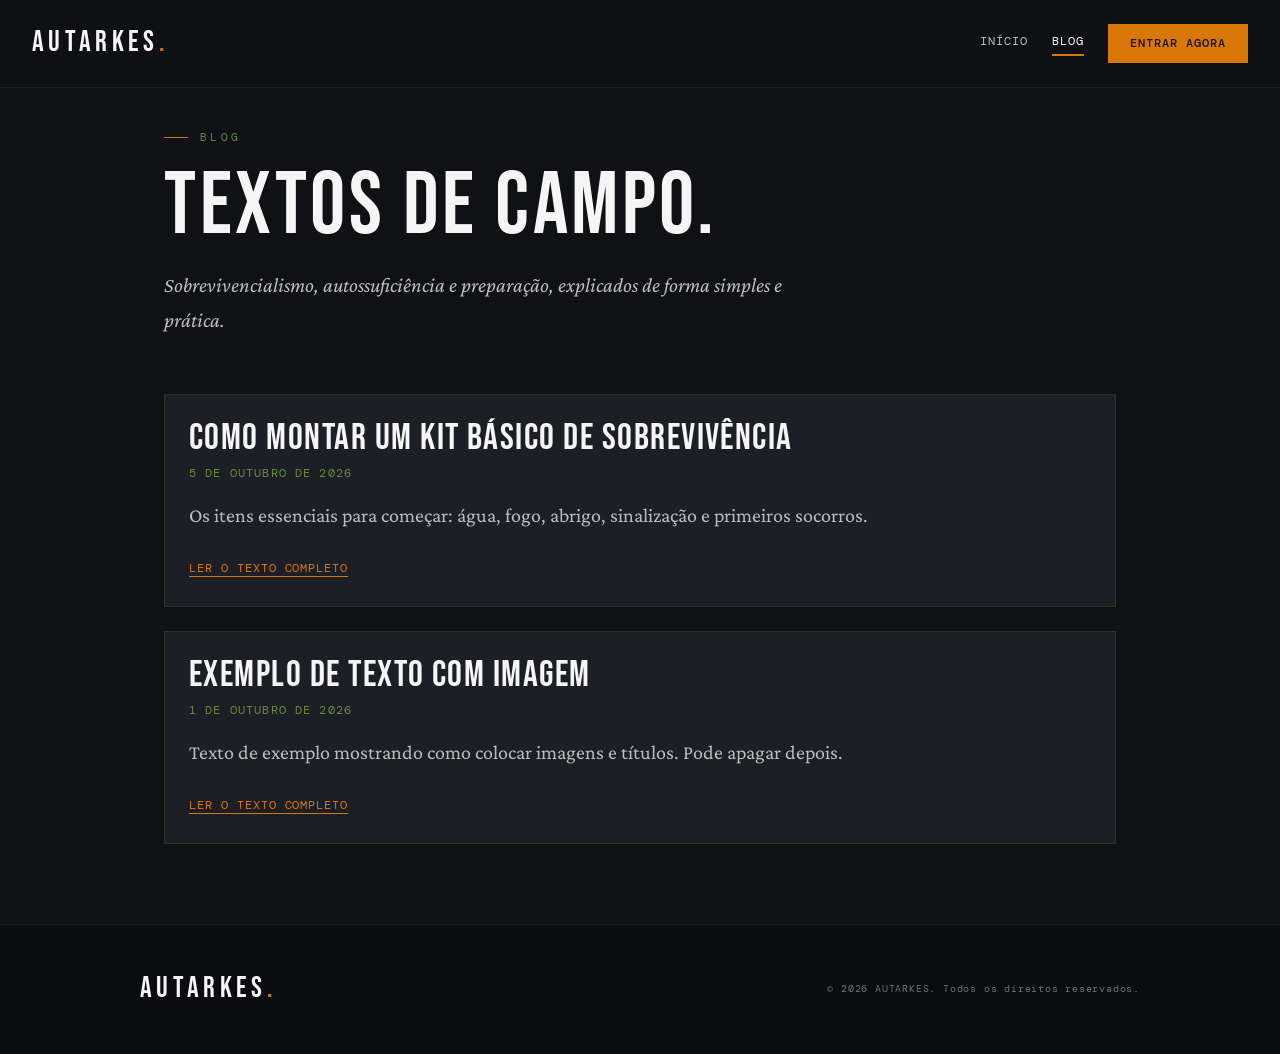
<file: blog.html>
<!DOCTYPE html>
<html lang="pt-BR">
<head>
  <meta charset="UTF-8">
  <meta name="viewport" content="width=device-width, initial-scale=1.0">
  <link rel="preconnect" href="https://fonts.googleapis.com">
  <link href="https://fonts.googleapis.com/css2?family=Bebas+Neue&family=Crimson+Pro:ital,wght@0,300;0,400;0,600;1,300;1,400&family=DM+Mono:wght@400;500&display=swap" rel="stylesheet">
  <link rel="stylesheet" href="css/blog.css">
  <meta name="description" content="Textos práticos sobre sobrevivencialismo, autossuficiência e preparação, do blog AUTARKES.">
  <title>Blog — AUTARKES</title>
</head>
<body>
  <nav>
    <a href="index.html" class="nav-logo">AUTARKES<span class="nav-logo-dot">.</span></a>
    <div class="nav-right">
      <a href="index.html" class="nav-link nav-home">Início</a>
      <a href="blog.html" class="nav-link" aria-current="page">Blog</a>
      <a href="https://botgram.club/autarkes-premium" class="nav-cta" target="_blank" rel="noopener">Entrar Agora</a>
    </div>
  </nav>

  <main class="miolo">
    <div class="section-label">Blog</div>
    <h1 class="titulo-pagina">Textos de campo.</h1>
    <p class="sub">Sobrevivencialismo, autossuficiência e preparação, explicados de forma simples e prática.</p>
    <div id="lista" class="lista" aria-live="polite">
      <p class="aviso">Carregando textos…</p>
    </div>
  </main>

  <footer>
    <div class="footer-inner">
      <div class="footer-logo">AUTARKES<span>.</span></div>
      <div class="footer-copy">© <span id="ano"></span> AUTARKES. Todos os direitos reservados.</div>
    </div>
  </footer>
  <script src="js/blog.js"></script>
</body>
</html>
</file>
<file: css/blog.css>
/* Mesmas cores e fontes da página principal */
*, *::before, *::after { box-sizing: border-box; margin: 0; padding: 0; }

:root {
  --bg: #0F1115;
  --bg2: #1C1F26;
  --olive: #556B2F;
  --olive-light: #6B8A3C;
  --orange: #D97706;
  --orange-bright: #F59E0B;
  --text: #F5F5F5;
  --gray: #BDBDBD;
  --muted: #6B7280;
  --border: rgba(85,107,47,0.25);
}

html { scroll-behavior: smooth; }

body {
  background: var(--bg);
  color: var(--text);
  font-family: 'Crimson Pro', Georgia, serif;
  font-size: 20px;
  line-height: 1.7;
  overflow-x: hidden;
}

a:focus-visible, button:focus-visible {
  outline: 3px solid var(--orange-bright);
  outline-offset: 3px;
}

h1, h2, h3, h4 { font-family: 'Bebas Neue', sans-serif; letter-spacing: 0.04em; text-transform: uppercase; font-weight: 400; }

/* ===== NAV (igual à da página principal) ===== */
nav {
  position: fixed;
  top: 0; left: 0; right: 0;
  z-index: 100;
  padding: 1.2rem 2rem;
  display: flex;
  align-items: center;
  justify-content: space-between;
  background: rgba(15,17,21,0.95);
  backdrop-filter: blur(8px);
  border-bottom: 1px solid rgba(85,107,47,0.2);
}
.nav-logo {
  font-family: 'Bebas Neue', sans-serif;
  font-size: 1.8rem;
  letter-spacing: 0.15em;
  color: var(--text);
  text-decoration: none;
}
.nav-logo-dot { color: var(--orange); }
.nav-right { display: flex; align-items: center; gap: 1.5rem; }
.nav-link {
  font-family: 'DM Mono', monospace;
  font-size: 0.75rem;
  letter-spacing: 0.08em;
  text-transform: uppercase;
  color: var(--gray);
  text-decoration: none;
  padding-bottom: 2px;
  border-bottom: 2px solid transparent;
  transition: color .2s;
}
.nav-link:hover, .nav-link[aria-current="page"] { color: var(--text); border-bottom-color: var(--orange); }
.nav-cta {
  background: var(--orange);
  color: #0F1115;
  font-family: 'DM Mono', monospace;
  font-size: 0.75rem;
  font-weight: 500;
  letter-spacing: 0.08em;
  padding: 0.6rem 1.4rem;
  text-decoration: none;
  text-transform: uppercase;
  transition: background .2s, transform .2s;
}
.nav-cta:hover { background: var(--orange-bright); transform: translateY(-1px); }

/* ===== CONTEÚDO ===== */
.miolo {
  max-width: 1000px;
  margin: 0 auto;
  padding: 8rem 1.5rem 5rem;
  min-height: 80vh;
}
.section-label {
  font-family: 'DM Mono', monospace;
  font-size: 0.7rem;
  letter-spacing: 0.3em;
  color: var(--olive-light);
  text-transform: uppercase;
  margin-bottom: 1rem;
  display: flex;
  align-items: center;
  gap: 0.75rem;
}
.section-label::before { content: ''; width: 24px; height: 1px; background: var(--orange); }

.titulo-pagina {
  font-size: clamp(3rem, 8vw, 5.5rem);
  line-height: 1;
  margin-bottom: 1rem;
}
.sub { color: var(--gray); font-size: 1.3rem; font-style: italic; max-width: 40rem; margin-bottom: 3.5rem; }
.aviso { color: var(--muted); }

/* ===== LISTA ===== */
.lista { display: grid; gap: 1.5rem; }
.item {
  display: grid;
  grid-template-columns: 18rem 1fr;
  gap: 1.75rem;
  padding: 1.5rem;
  background: var(--bg2);
  border: 1px solid var(--border);
  position: relative;
  transition: border-color .3s, transform .3s;
}
.item.sem-capa { grid-template-columns: 1fr; }
.item::before {
  content: '';
  position: absolute;
  top: 0; left: 0;
  width: 3px; height: 0;
  background: var(--orange);
  transition: height .4s;
}
.item:hover { border-color: rgba(217,119,6,0.3); transform: translateY(-3px); }
.item:hover::before { height: 100%; }
.item img {
  width: 100%;
  aspect-ratio: 4 / 3;
  object-fit: cover;
  background: var(--bg);
  display: block;
}
.item h2 { font-size: 2.3rem; line-height: 1.05; margin-bottom: .4rem; }
.item h2 a { color: var(--text); text-decoration: none; }
.item h2 a:hover { color: var(--orange); }
.data {
  font-family: 'DM Mono', monospace;
  font-size: 0.72rem;
  letter-spacing: 0.1em;
  color: var(--olive-light);
  text-transform: uppercase;
  margin-bottom: .9rem;
}
.resumo { color: var(--gray); margin-bottom: 1rem; }
.ler {
  font-family: 'DM Mono', monospace;
  font-size: 0.75rem;
  letter-spacing: 0.08em;
  text-transform: uppercase;
  color: var(--orange);
  text-decoration: none;
  border-bottom: 1px solid var(--orange);
}
.ler:hover { color: var(--orange-bright); border-bottom-color: var(--orange-bright); }

/* ===== TEXTO COMPLETO ===== */
.voltar {
  display: inline-block;
  margin-bottom: 2rem;
  font-family: 'DM Mono', monospace;
  font-size: 0.75rem;
  letter-spacing: 0.08em;
  text-transform: uppercase;
  color: var(--olive-light);
  text-decoration: none;
}
.voltar:hover { color: var(--orange); }

#post h1 { font-size: clamp(2.8rem, 7vw, 5rem); line-height: 1; margin-bottom: .75rem; }
.corpo { max-width: 44rem; margin-top: 2rem; color: #DADADA; font-size: 1.25rem; line-height: 1.85; }
.corpo p { margin-bottom: 1.4rem; }
.corpo h2, .corpo h3 { color: var(--text); line-height: 1.1; margin: 2.8rem 0 .8rem; }
.corpo h2 { font-size: 2.4rem; }
.corpo h3 { font-size: 1.8rem; }
.corpo a { color: var(--orange); }
.corpo strong { color: var(--text); }
.corpo img {
  display: block;
  max-width: 100%;
  height: auto;
  margin: 2rem 0 .75rem;
  border: 1px solid var(--border);
}
.corpo blockquote {
  margin: 2rem 0;
  padding: .5rem 0 .5rem 1.4rem;
  border-left: 3px solid var(--orange);
  color: var(--gray);
  font-style: italic;
}
.corpo ul, .corpo ol { padding-left: 1.5rem; margin-bottom: 1.4rem; }
.corpo li { margin-bottom: .4rem; }
.corpo code {
  font-family: 'DM Mono', monospace;
  font-size: .9em;
  background: var(--bg2);
  padding: .1em .4em;
}

/* ===== CHAMADA PARA A COMUNIDADE ===== */
.chamada {
  margin-top: 4.5rem;
  padding: 2.5rem;
  background: var(--bg2);
  border: 1px solid var(--olive);
  border-top: 3px solid var(--orange);
  max-width: 44rem;
}
.chamada h2 { font-size: 2.4rem; margin-bottom: .5rem; }
.chamada p { color: var(--gray); margin-bottom: 1.5rem; }
.btn-primary {
  display: inline-block;
  background: var(--orange);
  color: #0F1115;
  font-family: 'Bebas Neue', sans-serif;
  font-size: 1.5rem;
  letter-spacing: 0.12em;
  padding: .8rem 2.2rem;
  text-decoration: none;
  text-transform: uppercase;
  transition: background .25s, transform .25s;
}
.btn-primary:hover { background: var(--orange-bright); transform: translateY(-2px); }

/* ===== RODAPÉ ===== */
footer { background: #0A0C0F; border-top: 1px solid var(--border); padding: 2.5rem 1.5rem; }
.footer-inner { max-width: 1000px; margin: 0 auto; display: flex; justify-content: space-between; align-items: center; gap: 1rem; flex-wrap: wrap; }
.footer-logo { font-family: 'Bebas Neue', sans-serif; font-size: 1.8rem; letter-spacing: .15em; }
.footer-logo span { color: var(--orange); }
.footer-copy { font-family: 'DM Mono', monospace; font-size: .62rem; letter-spacing: .08em; color: var(--muted); }

/* ===== CELULAR ===== */
@media (max-width: 768px) {
  nav { padding: 1rem 1.25rem; }
  .nav-right { gap: 1rem; }
  .item { grid-template-columns: 1fr; padding: 1.25rem; }
  .miolo { padding-top: 6.5rem; }
  .chamada { padding: 1.75rem; }
}
@media (max-width: 480px) {
  .nav-home { display: none; }
  .nav-logo { font-size: 1.5rem; }
}
</file>
